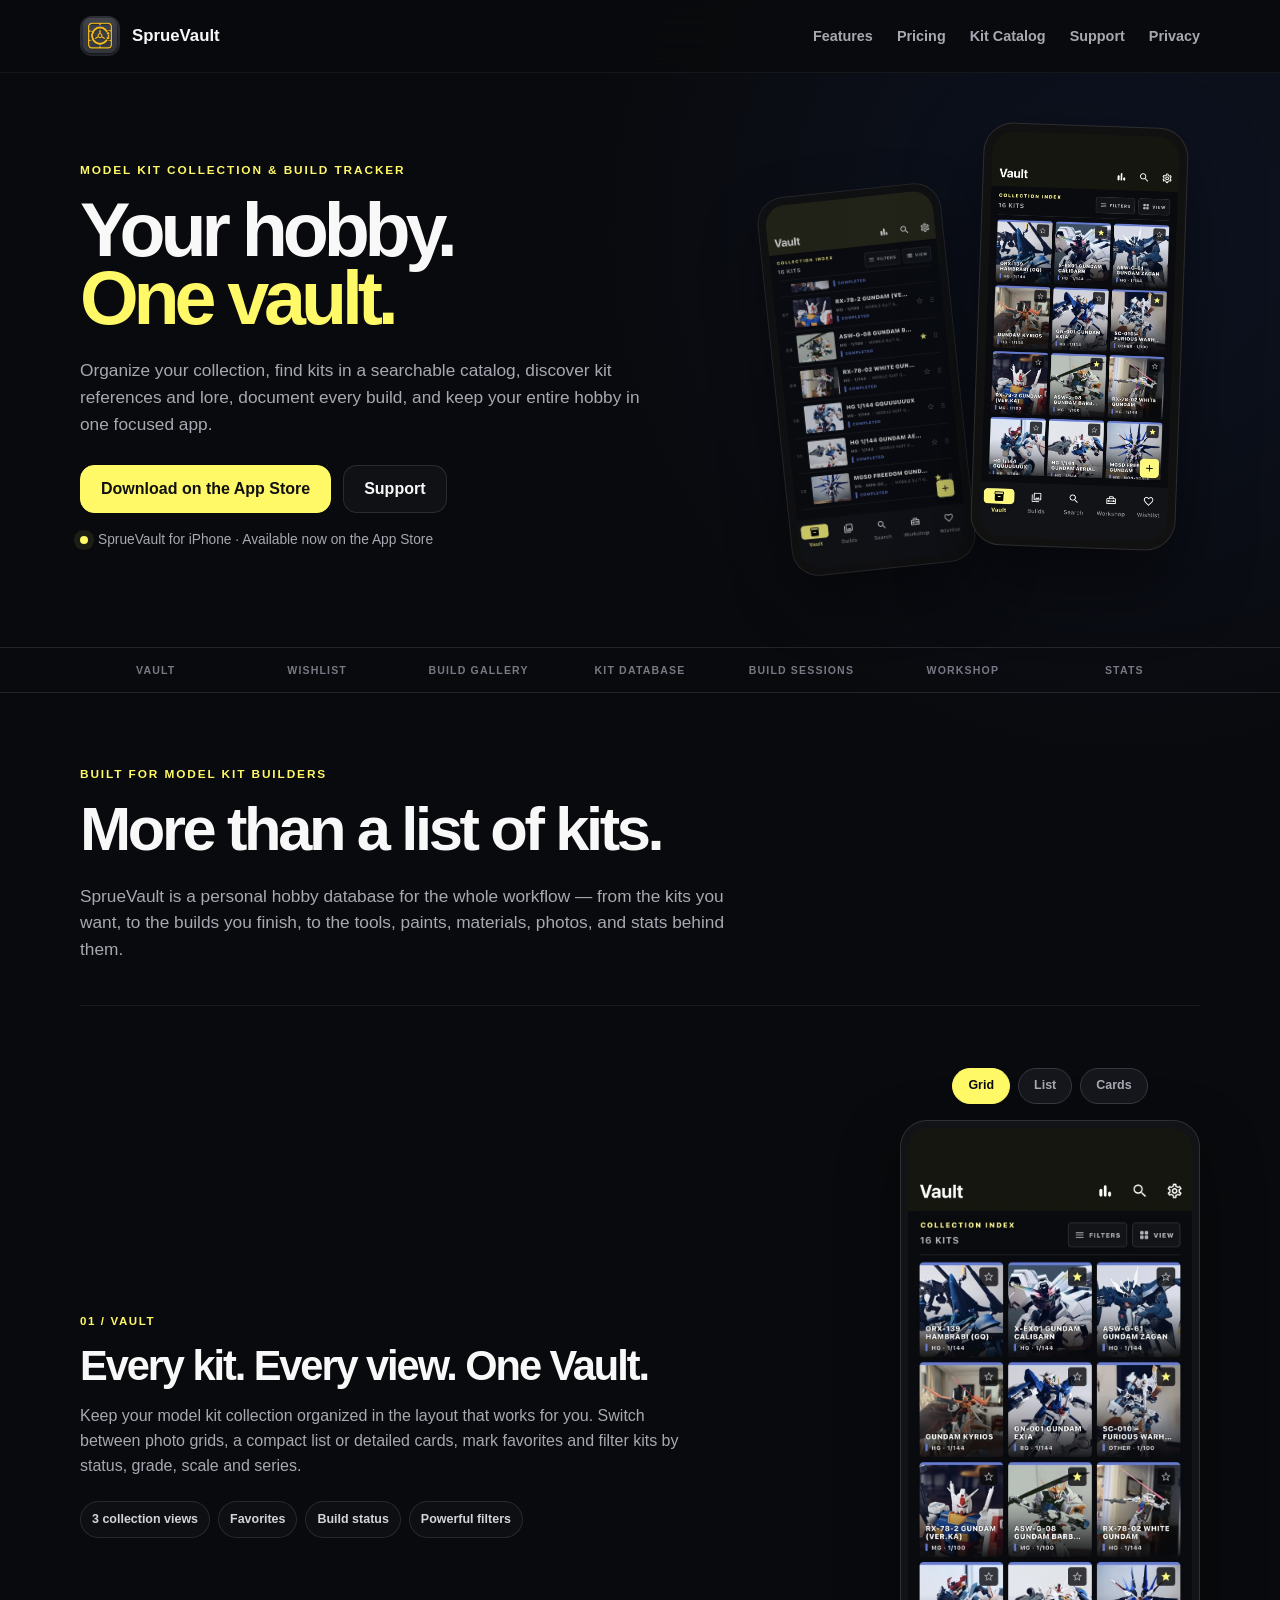
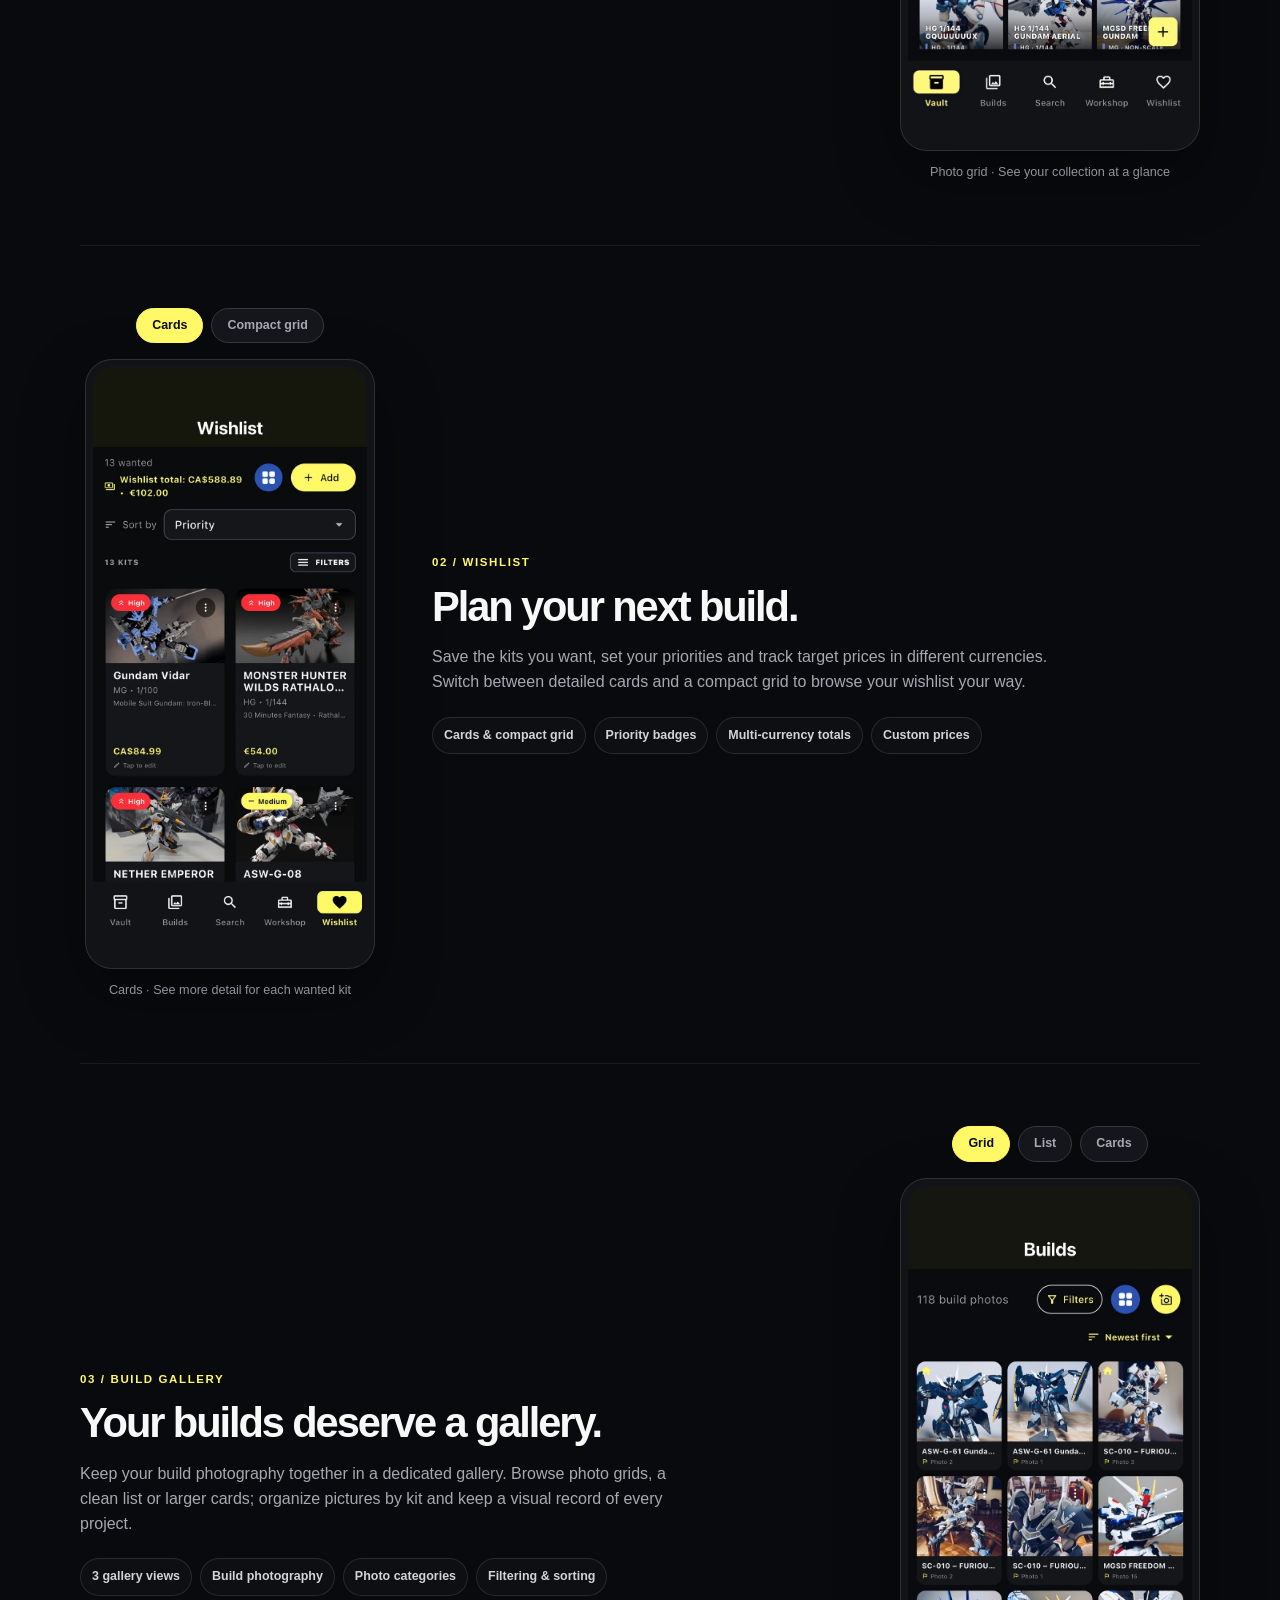
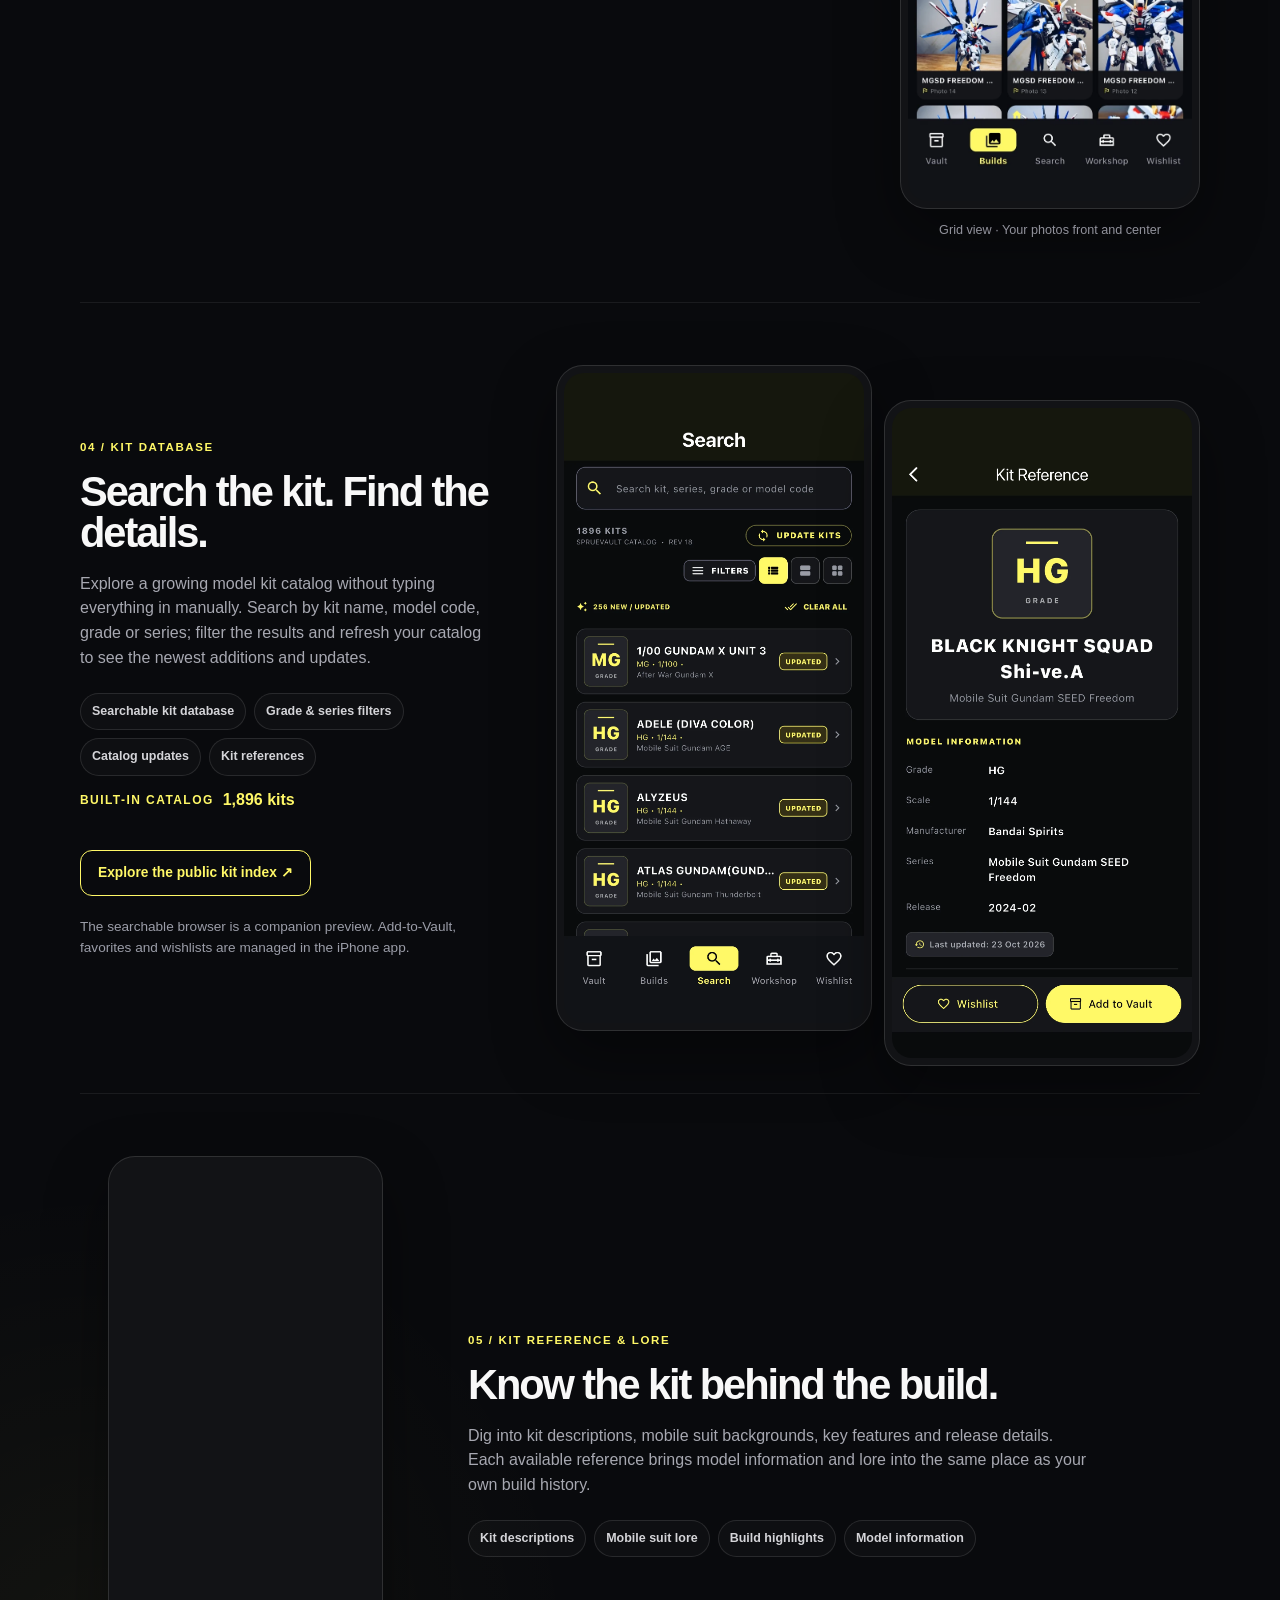
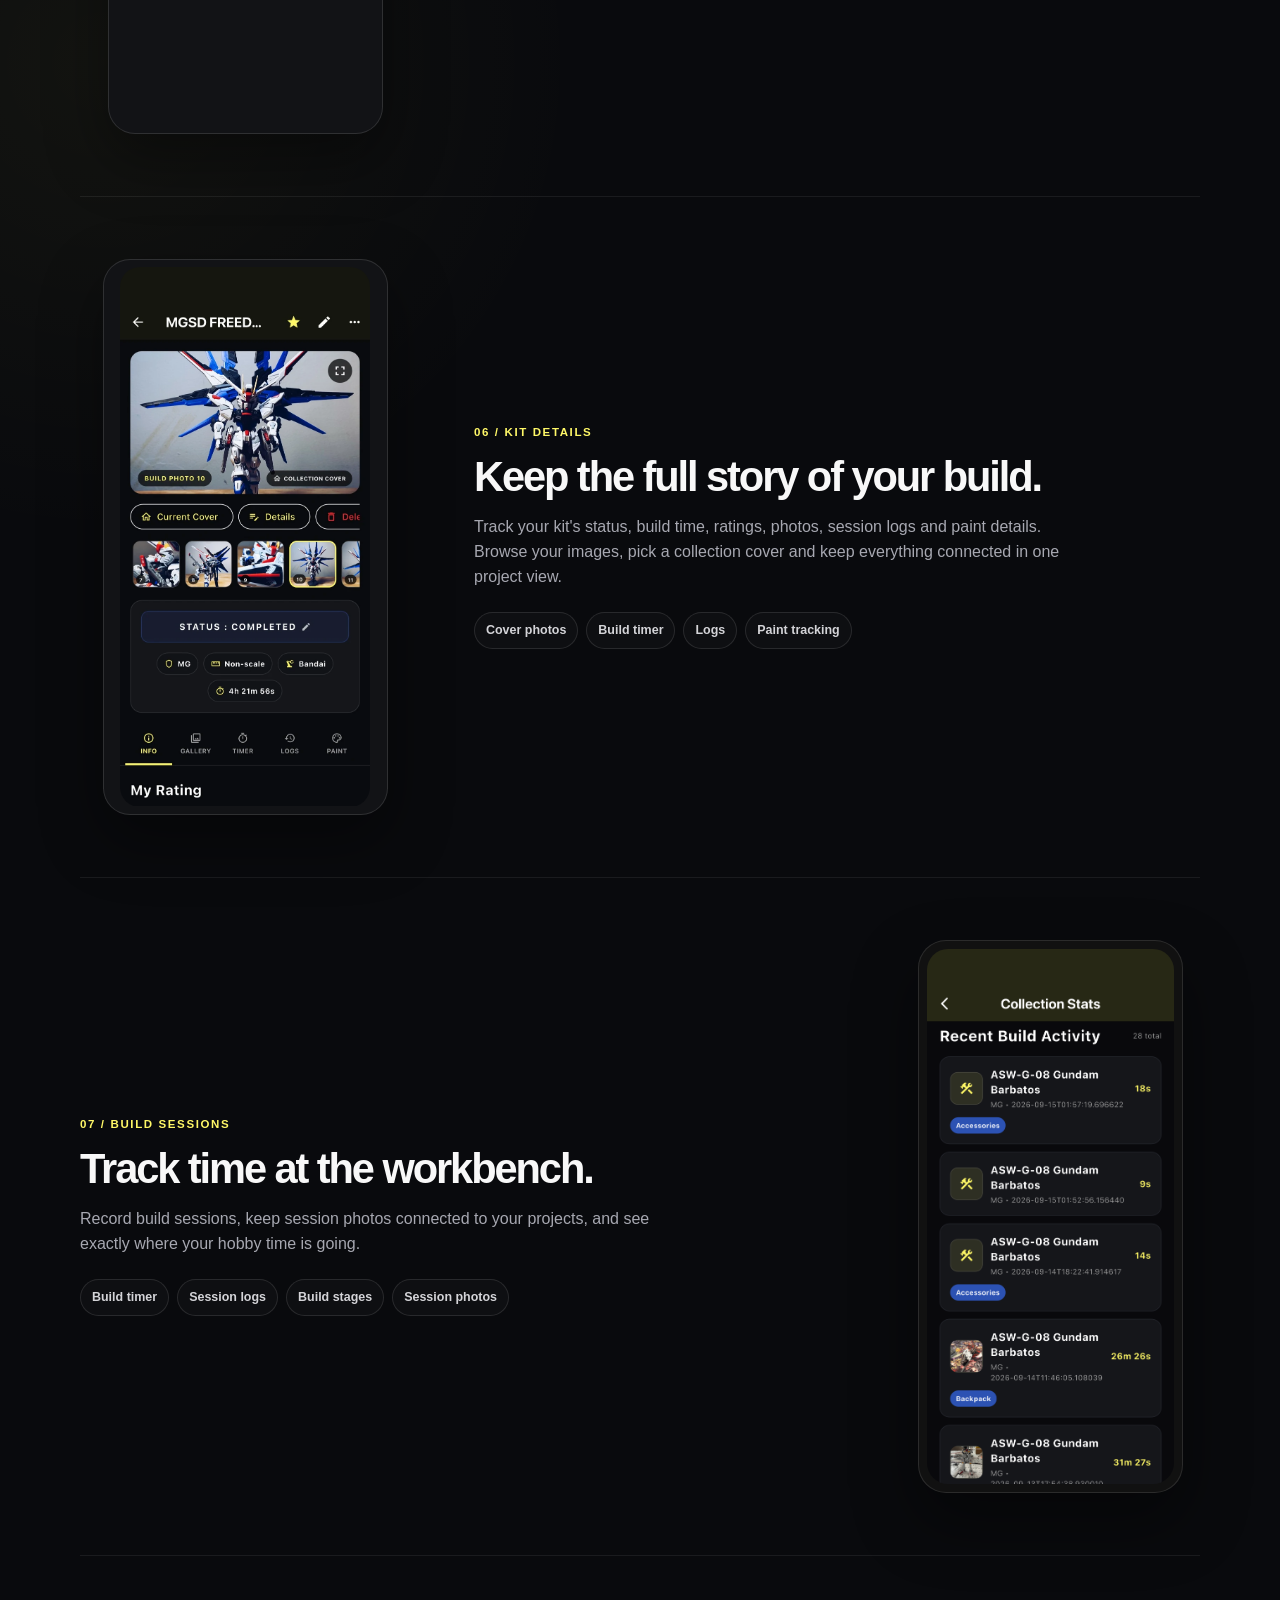
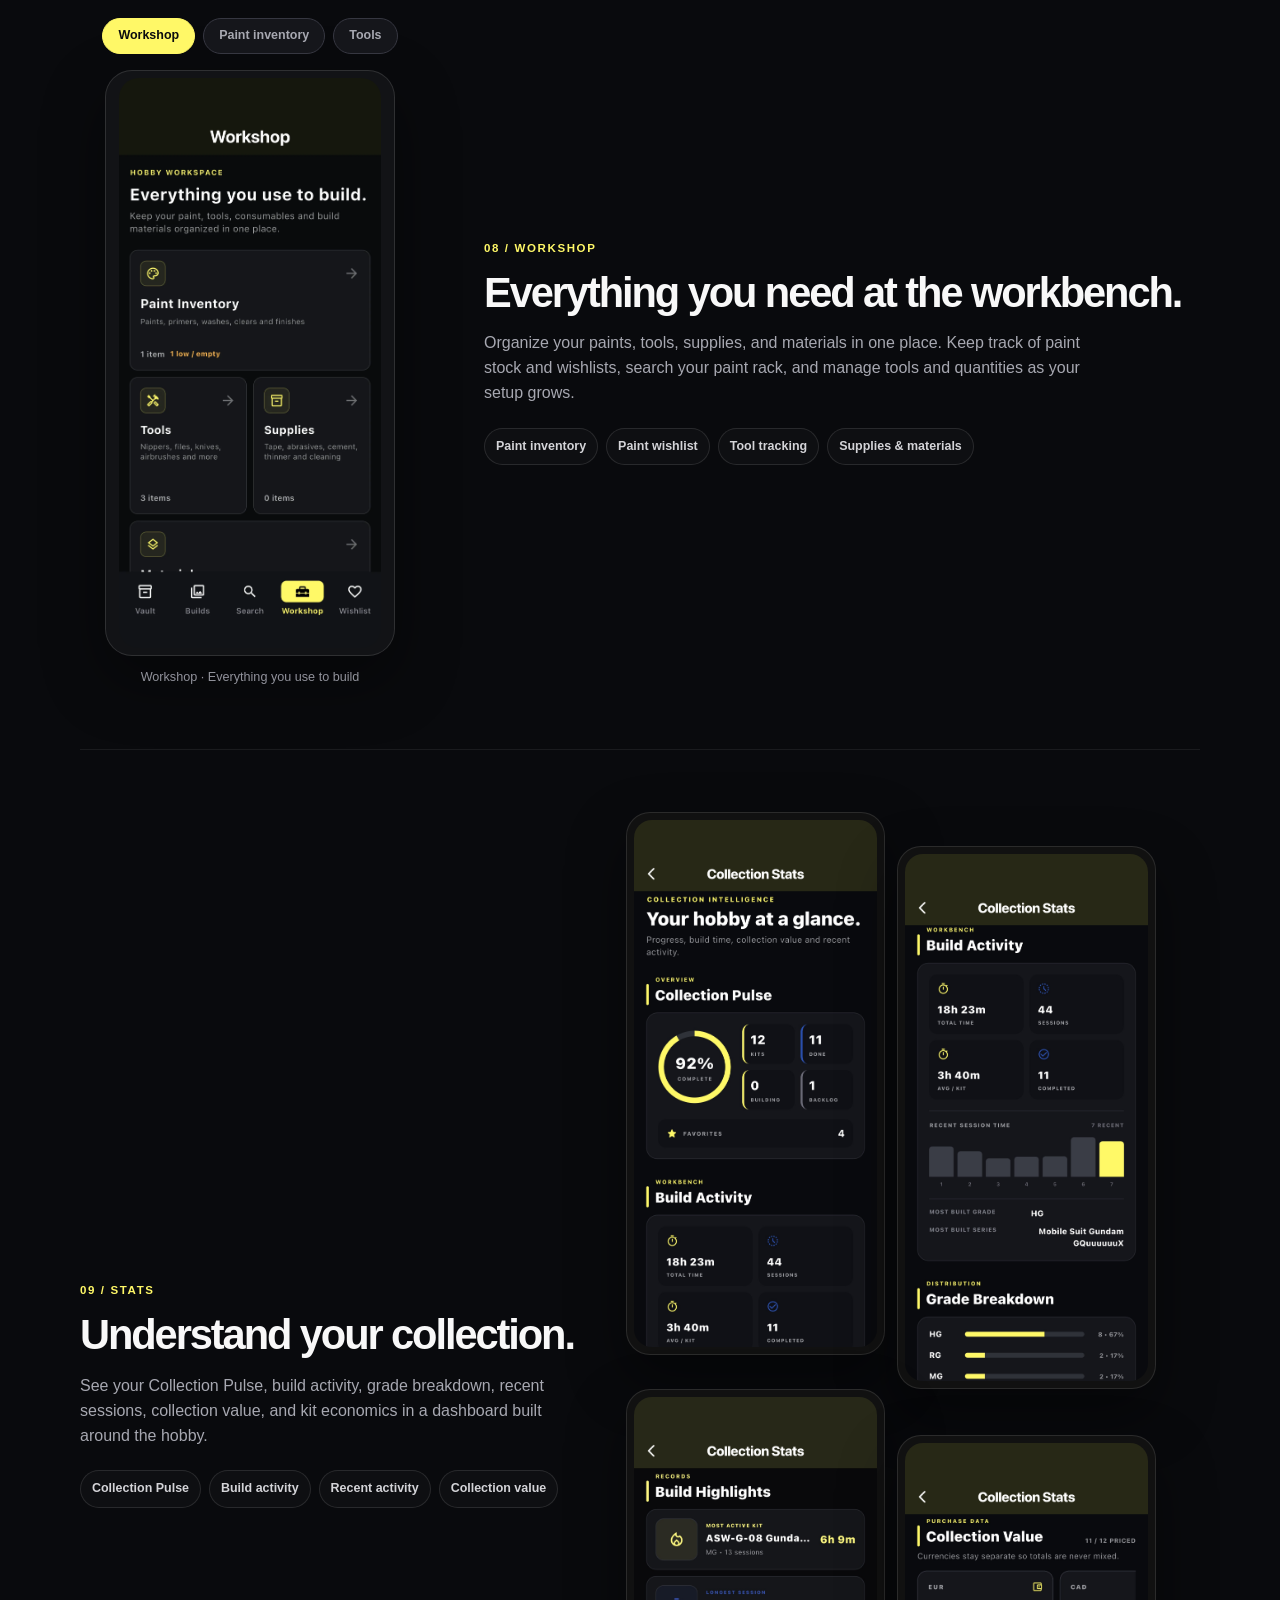
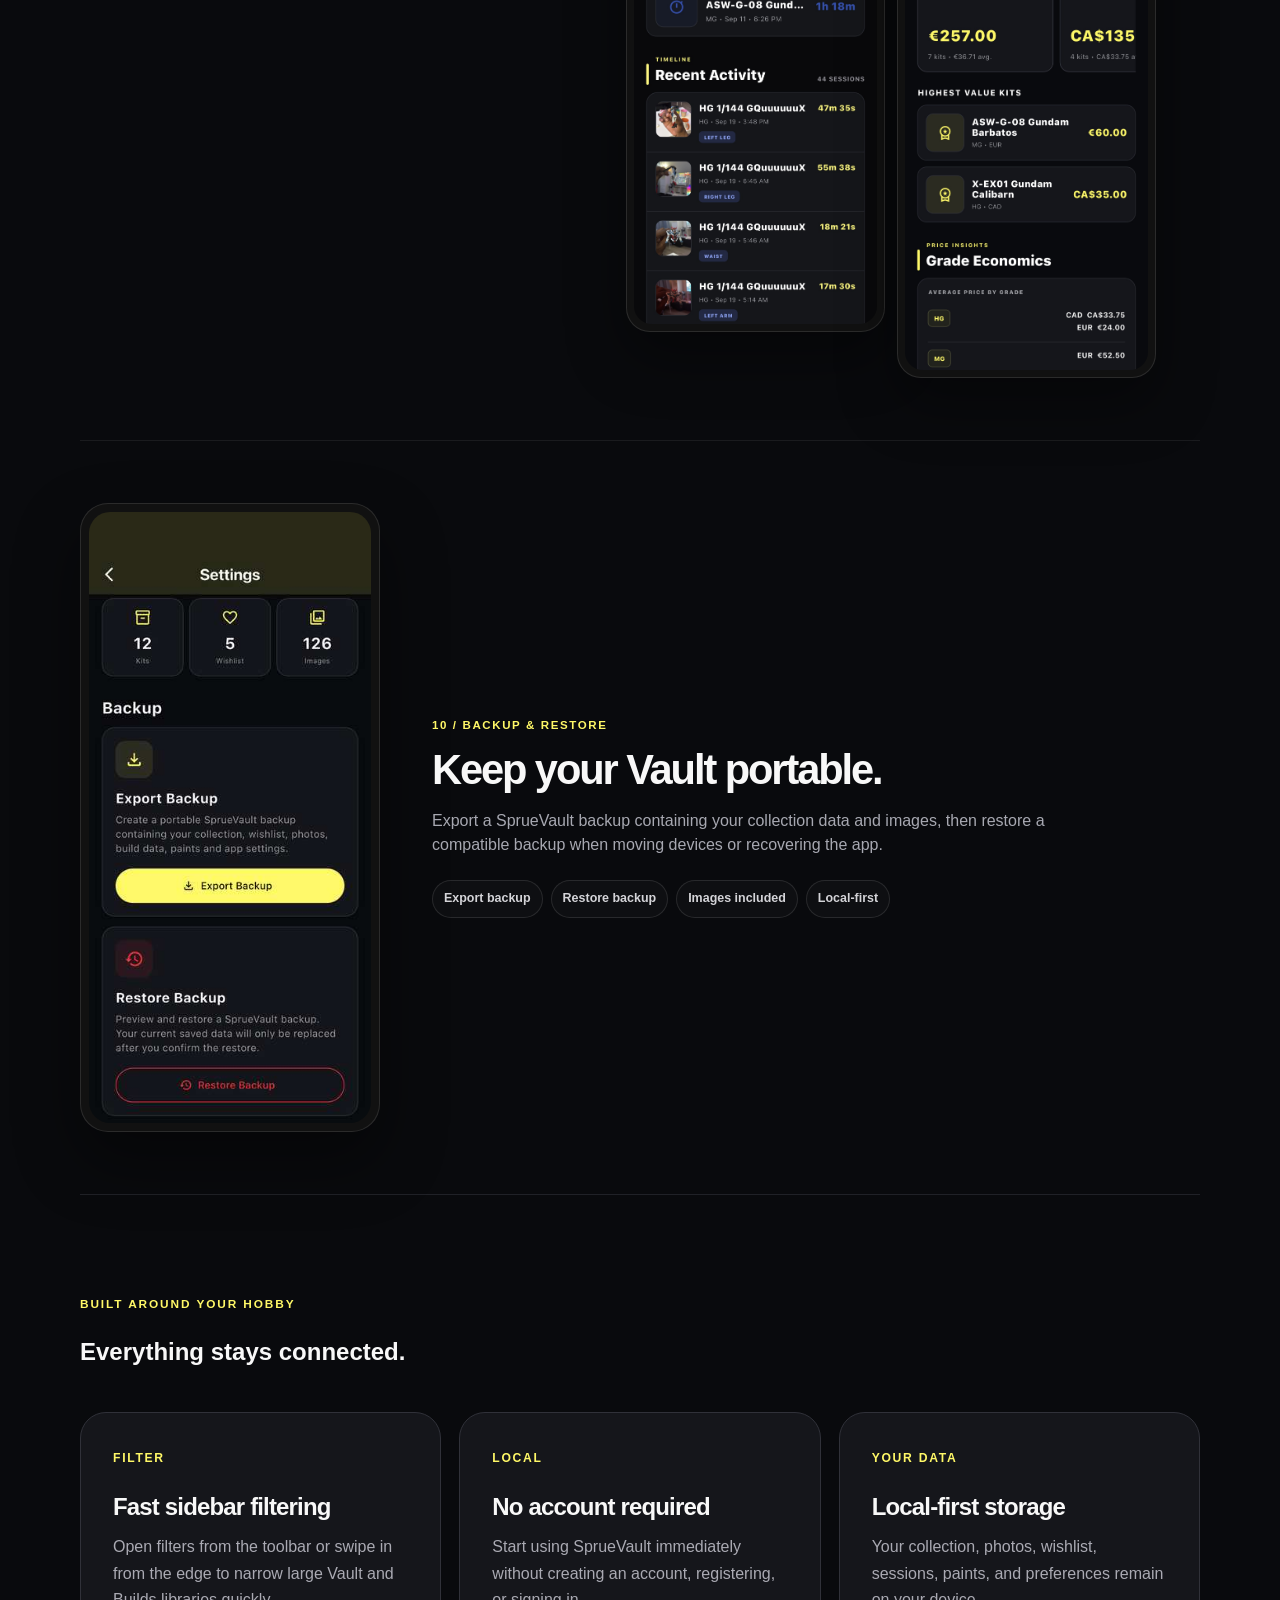
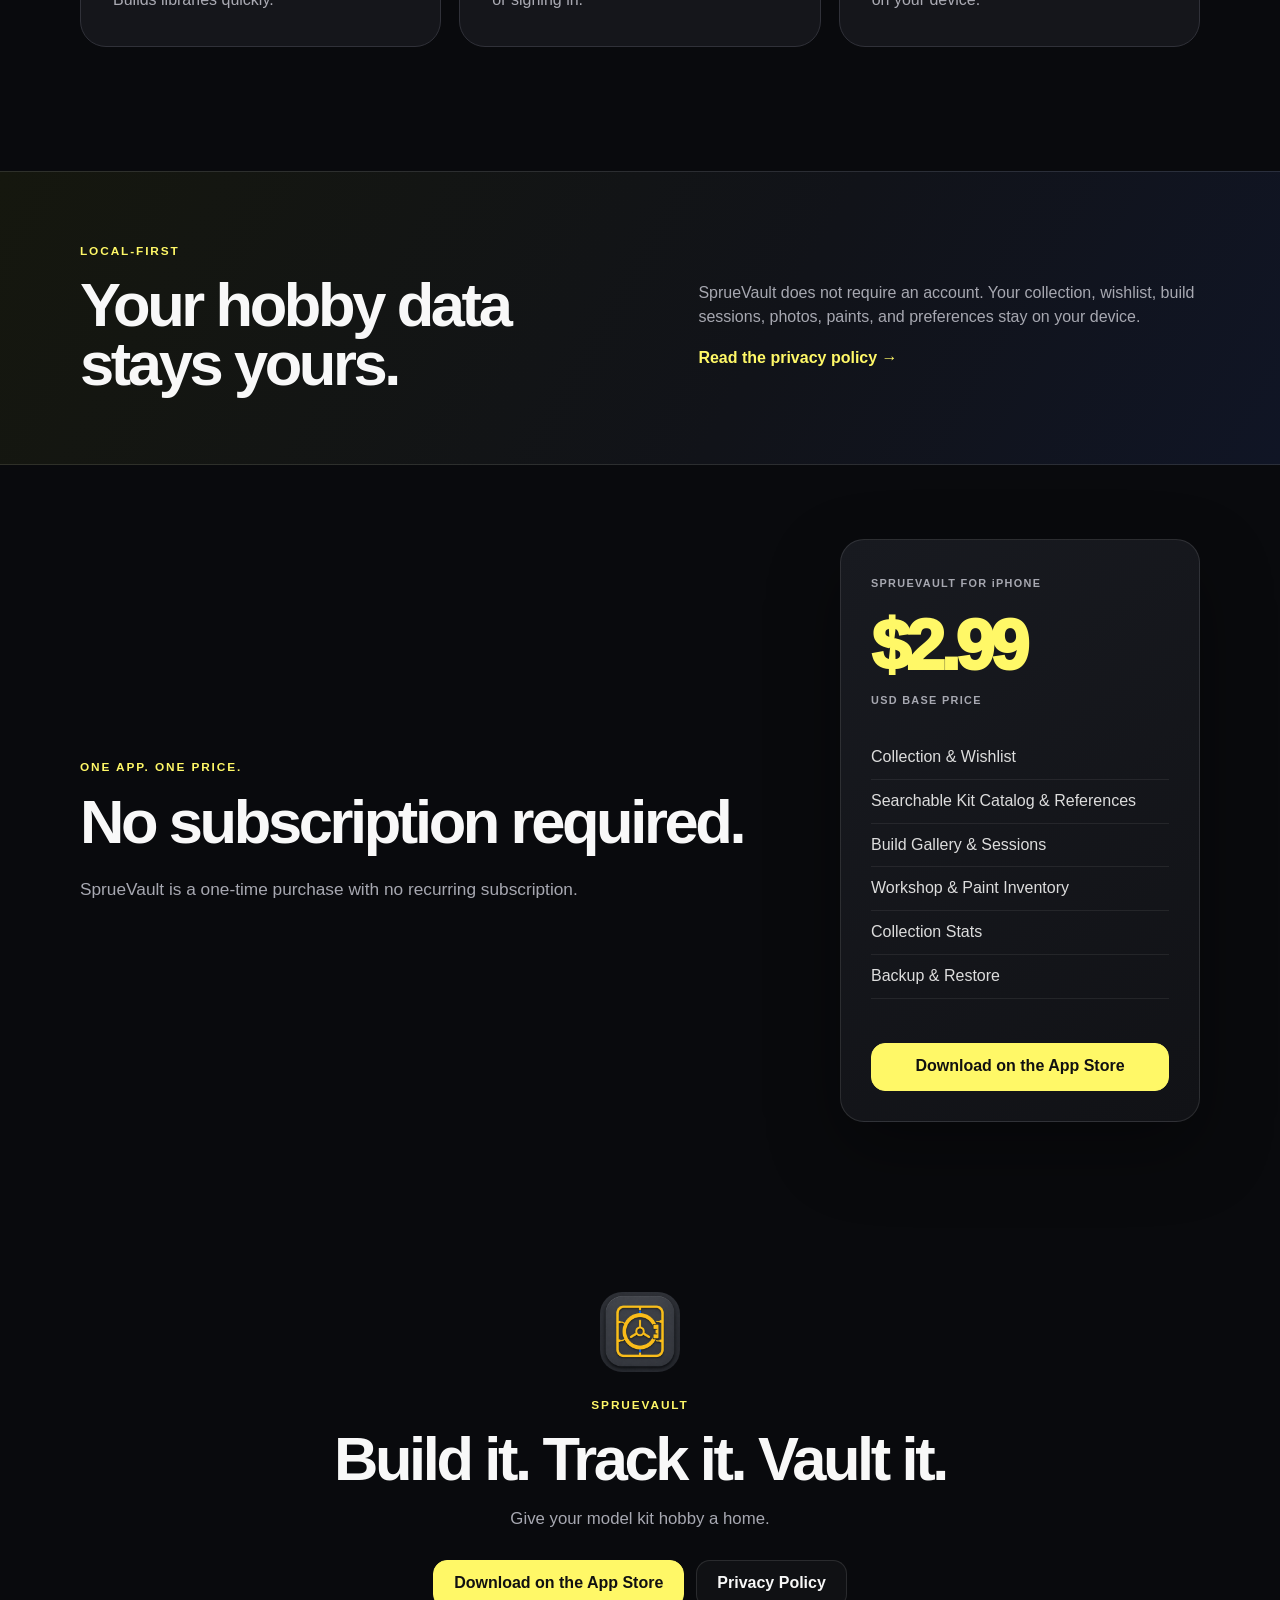
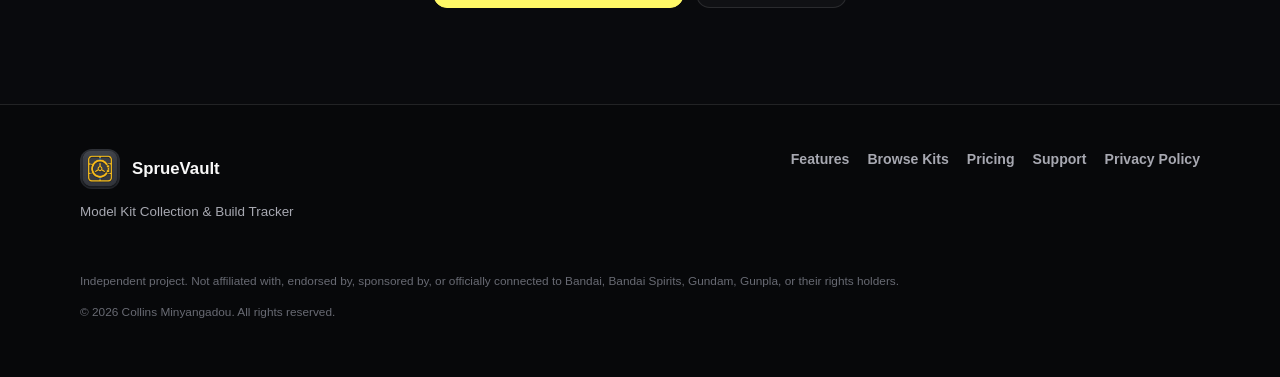
<file: index.html>
<!doctype html>
<html lang="en">

<head>
  <meta charset="utf-8">

  <meta name="viewport" content="width=device-width, initial-scale=1">
  <meta name="theme-color" content="#090A0D">

  <title>SprueVault — Model Kit Collection & Build Tracker</title>

  <meta name="description" content="Track model kits, search the kit catalog, discover mobile suit references and lore, save build photos, organize your collection, and track hobby progress with SprueVault.">

  <link rel="icon" type="image/png" href="assets/spruevault_icon.png">
  <link rel="apple-touch-icon" href="assets/spruevault_icon.png">
  <link rel="stylesheet" href="styles.css">
  <link rel="stylesheet" href="sv-site-enhancements.css">

  <style>
    html { scroll-behavior: smooth; }
    body { overflow-x: hidden; }

    #collection, #wishlist, #gallery, #sessions, #workshop,
    #stats, #backup, #pricing, #features {
      scroll-margin-top: 110px;
    }

    .ticker-grid a {
      color: inherit;
      text-decoration: none;
      transition: color 160ms ease, transform 160ms ease;
    }

    .ticker-grid a:hover {
      color: #fff867;
      transform: translateY(-2px);
    }

    .feature-showcase,
    .stats-showcase {
      display: grid;
      grid-template-columns: 1fr 1fr;
      gap: 16px;
      align-items: start;
    }

    .feature-showcase .screen-card,
    .stats-showcase .screen-card {
      width: 100%;
      max-width: none;
    }

    .feature-showcase .screen-card.offset { margin-top: 60px; }
    .stats-showcase .screen-card:nth-child(2) { margin-top: 70px; }

    .value-showcase {
      position: relative;
      display: flex;
      justify-content: center;
    }

    .value-showcase .screen-card {
      width: min(100%, 330px);
    }

    .mini-feature-band {
      padding-top: 100px;
      padding-bottom: 100px;
      border-top: 1px solid #202127;
    }

    .mini-feature-grid {
      display: grid;
      grid-template-columns: repeat(3, 1fr);
      gap: 18px;
      margin-top: 42px;
    }

    .mini-feature-card {
      background: #15161b;
      border: 1px solid #303139;
      border-radius: 26px;
      padding: 32px;
    }

    .mini-feature-number {
      color: #fff867;
      font-size: .76rem;
      font-weight: 900;
      letter-spacing: .14em;
    }

    .mini-feature-card h3 {
      margin: 24px 0 14px;
      font-size: 1.5rem;
      line-height: 1.1;
      letter-spacing: -.035em;
    }

    .mini-feature-card p {
      margin: 0;
      color: #aaaab3;
      line-height: 1.65;
    }

    @media (max-width: 900px) {
      .mini-feature-grid { grid-template-columns: 1fr; }
    }

    @media (max-width: 700px) {
      .feature-showcase, .stats-showcase { gap: 10px; }
      .feature-showcase .screen-card.offset { margin-top: 32px; }
      .stats-showcase .screen-card:nth-child(2) { margin-top: 36px; }
    }

    @media (max-width: 480px) {
      .feature-showcase, .stats-showcase {
        margin-left: -6px;
        margin-right: -6px;
      }
    }
  </style>
</head>

<body>

  <!-- NAVIGATION -->
  <header class="nav-wrap">
    <nav class="nav">

      <a class="brand" href="#top">
        <img src="assets/spruevault_icon.png" alt="SprueVault logo"
          style="width:40px;height:40px;border-radius:12px;object-fit:cover;display:block;">
        <span class="brand-name">SprueVault</span>
      </a>

      <div class="nav-links">
        <a href="#features">Features</a>
        <a href="#pricing">Pricing</a>
        <a href="#kit-catalog">Kit Catalog</a>
        <a href="support.html">Support</a>
        <a href="privacy.html">Privacy</a>
      </div>

    </nav>
  </header>

  <main id="top">

    <!-- HERO -->
    <section class="hero shell">

      <div class="hero-copy">
        <p class="eyebrow">MODEL KIT COLLECTION & BUILD TRACKER</p>

        <h1>
          Your hobby.<br>
          <span>One vault.</span>
        </h1>

        <p class="lead">
          Organize your collection, find kits in a searchable catalog,
          discover kit references and lore, document every build,
          and keep your entire hobby in one focused app.
        </p>

        <div class="hero-actions">
          <a class="btn primary"
             href="https://apps.apple.com/app/id6811925570"
             target="_blank"
             rel="noopener noreferrer">
            Download on the App Store
          </a>

          <a class="btn secondary" href="support.html">
            Support
          </a>
        </div>

        <div class="availability">
          <span class="pulse"></span>
          SprueVault for iPhone · Available now on the App Store
        </div>
      </div>

      <div class="hero-device-stack" aria-label="SprueVault app previews">
        <div class="phone phone-back">
          <img src="assets/sv-new/vault-list.webp" alt="SprueVault Vault list view">
        </div>
        <div class="phone phone-front">
          <img src="assets/sv-new/vault-grid.webp" alt="SprueVault Vault grid view">
        </div>
      </div>

    </section>

    <!-- FEATURE NAVIGATION -->
    <section class="ticker">
      <div class="shell ticker-grid">
        <a href="#collection">VAULT</a>
        <a href="#wishlist">WISHLIST</a>
        <a href="#gallery">BUILD GALLERY</a>
        <a href="#kit-catalog">KIT DATABASE</a>
        <a href="#sessions">BUILD SESSIONS</a>
        <a href="#workshop">WORKSHOP</a>
        <a href="#stats">STATS</a>
      </div>
    </section>

    <!-- INTRO -->
    <section class="intro shell" id="features">
      <p class="eyebrow">BUILT FOR MODEL KIT BUILDERS</p>
      <h2>More than a list of kits.</h2>
      <p class="section-lead">
        SprueVault is a personal hobby database for the whole
        workflow — from the kits you want, to the builds you finish,
        to the tools, paints, materials, photos, and stats behind them.
      </p>
    </section>

    <!-- COLLECTION -->
    <section class="feature shell" id="collection">
      <div class="feature-copy">
        <p class="feature-number">01 / VAULT</p>
        <h3>Every kit. Every view. One Vault.</h3>
        <p>Keep your model kit collection organized in the layout that works for you. Switch between photo grids, a compact list or detailed cards, mark favorites and filter kits by status, grade, scale and series.</p>
        <div class="chips"><span>3 collection views</span><span>Favorites</span><span>Build status</span><span>Powerful filters</span></div>
      </div>
      <div class="sv-switcher" data-sv-switcher>
        <div class="sv-view-tabs" role="group" aria-label="Vault preview layout">
          <button type="button" class="sv-view-tab" aria-pressed="true" data-sv-image="assets/sv-new/vault-grid.webp" data-sv-alt="SprueVault Vault grid view" data-sv-description="Photo grid · See your collection at a glance">Grid</button>
          <button type="button" class="sv-view-tab" aria-pressed="false" data-sv-image="assets/sv-new/vault-list.webp" data-sv-alt="SprueVault Vault list view" data-sv-description="List view · Scan kits and statuses quickly">List</button>
          <button type="button" class="sv-view-tab" aria-pressed="false" data-sv-image="assets/sv-new/vault-cards.webp" data-sv-alt="SprueVault Vault card view" data-sv-description="Card view · More detail for each kit">Cards</button>
        </div>
        <div class="sv-feature-image"><img data-sv-preview src="assets/sv-new/vault-grid.webp" loading="lazy" decoding="async" alt="SprueVault Vault grid view" width="709" height="1536"></div>
        <p class="sv-image-note" data-sv-caption>Photo grid · See your collection at a glance</p>
      </div>
    </section>

        <!-- WISHLIST -->
    <section class="feature shell reverse" id="wishlist">
      <div class="feature-copy">
        <p class="feature-number">02 / WISHLIST</p>
        <h3>Plan your next build.</h3>
        <p>Save the kits you want, set your priorities and track target prices in different currencies. Switch between detailed cards and a compact grid to browse your wishlist your way.</p>
        <div class="chips"><span>Cards &amp; compact grid</span><span>Priority badges</span><span>Multi-currency totals</span><span>Custom prices</span></div>
      </div>
      <div class="sv-switcher sv-wishlist-switcher" data-sv-switcher>
        <div class="sv-view-tabs" role="group" aria-label="Wishlist preview layout">
          <button type="button" class="sv-view-tab" aria-pressed="true" data-sv-image="assets/sv-new/wishlist-cards.webp" data-sv-alt="SprueVault Wishlist detailed cards view with kit priorities and prices" data-sv-description="Cards · See more detail for each wanted kit">Cards</button>
          <button type="button" class="sv-view-tab" aria-pressed="false" data-sv-image="assets/sv-new/wishlist-compact.webp" data-sv-alt="SprueVault Wishlist compact grid view with kit priorities and prices" data-sv-description="Compact grid · Browse more wanted kits at a glance">Compact grid</button>
        </div>
        <div class="sv-feature-image"><img data-sv-preview src="assets/sv-new/wishlist-cards.webp" loading="lazy" decoding="async" alt="SprueVault Wishlist detailed cards view with kit priorities and prices" width="750" height="1626"></div>
        <p class="sv-image-note" data-sv-caption>Cards · See more detail for each wanted kit</p>
      </div>
    </section>

        <!-- BUILD GALLERY -->
    <section class="feature shell" id="gallery">
      <div class="feature-copy">
        <p class="feature-number">03 / BUILD GALLERY</p>
        <h3>Your builds deserve a gallery.</h3>
        <p>Keep your build photography together in a dedicated gallery. Browse photo grids, a clean list or larger cards; organize pictures by kit and keep a visual record of every project.</p>
        <div class="chips"><span>3 gallery views</span><span>Build photography</span><span>Photo categories</span><span>Filtering &amp; sorting</span></div>
      </div>
      <div class="sv-switcher" data-sv-switcher>
        <div class="sv-view-tabs" role="group" aria-label="Build Gallery preview layout">
          <button type="button" class="sv-view-tab" aria-pressed="true" data-sv-image="assets/sv-new/builds-grid.webp" data-sv-alt="Build Gallery grid view" data-sv-description="Grid view · Your photos front and center">Grid</button>
          <button type="button" class="sv-view-tab" aria-pressed="false" data-sv-image="assets/sv-new/builds-list.webp" data-sv-alt="Build Gallery list view" data-sv-description="List view · Browse photos and kit details">List</button>
          <button type="button" class="sv-view-tab" aria-pressed="false" data-sv-image="assets/sv-new/builds-cards.webp" data-sv-alt="Build Gallery card view" data-sv-description="Card view · Big, bold build photography">Cards</button>
        </div>
        <div class="sv-feature-image"><img data-sv-preview src="assets/sv-new/builds-grid.webp" loading="lazy" decoding="async" alt="Build Gallery grid view" width="709" height="1536"></div>
        <p class="sv-image-note" data-sv-caption>Grid view · Your photos front and center</p>
      </div>
    </section>

        <!-- SEARCHABLE KIT DATABASE -->
    <section class="feature shell sv-wide-feature" id="kit-catalog">
      <div class="feature-copy">
        <p class="feature-number">04 / KIT DATABASE</p>
        <h3>Search the kit. Find the details.</h3>
        <p>Explore a growing model kit catalog without typing everything in manually. Search by kit name, model code, grade or series; filter the results and refresh your catalog to see the newest additions and updates.</p>
        <div class="chips"><span>Searchable kit database</span><span>Grade &amp; series filters</span><span>Catalog updates</span><span>Kit references</span></div>
        <p class="sv-catalog-stat"><span class="sv-fresh-label">BUILT-IN CATALOG</span><b data-sv-catalog-count>Growing kit index</b></p>
        <a class="sv-feature-cta" href="catalog.html">Explore the public kit index ↗</a>
        <small class="sv-public-catalog-note">The searchable browser is a companion preview. Add-to-Vault, favorites and wishlists are managed in the iPhone app.</small>
      </div>
      <div class="sv-two-shots">
        <div class="sv-feature-image"><img src="assets/sv-new/kit-search.webp" loading="lazy" decoding="async" alt="SprueVault searchable kit database showing updated entries" width="1179" height="2556"></div>
        <div class="sv-feature-image"><img src="assets/sv-new/kit-reference.webp" loading="lazy" decoding="async" alt="SprueVault kit reference screen with grade, scale, manufacturer, series and release" width="1179" height="2556"></div>
      </div>
    </section>

    <!-- KIT REFERENCE AND LORE -->
    <section class="feature shell reverse sv-wide-feature sv-lore-feature" id="kit-reference">
      <div class="feature-copy">
        <p class="feature-number">05 / KIT REFERENCE &amp; LORE</p>
        <h3>Know the kit behind the build.</h3>
        <p>Dig into kit descriptions, mobile suit backgrounds, key features and release details. Each available reference brings model information and lore into the same place as your own build history.</p>
        <div class="chips"><span>Kit descriptions</span><span>Mobile suit lore</span><span>Build highlights</span><span>Model information</span></div>
      </div>
      <div class="sv-feature-image sv-lore-image"><img src="assets/sv-new/kit-lore.webp" loading="lazy" decoding="async" alt="SprueVault kit lore and model kit highlights" width="1179" height="2556"></div>
    </section>

        <!-- KIT DETAILS -->
    <section class="feature shell reverse sv-kit-details-feature" id="kit-details">
      <div class="feature-copy">
        <p class="feature-number">06 / KIT DETAILS</p>
        <h3>Keep the full story of your build.</h3>
        <p>Track your kit's status, build time, ratings, photos, session logs and paint details. Browse your images, pick a collection cover and keep everything connected in one project view.</p>
        <div class="chips"><span>Cover photos</span><span>Build timer</span><span>Logs</span><span>Paint tracking</span></div>
      </div>
      <div class="sv-feature-image sv-kit-details-image"><img src="assets/sv-new/kit-details.webp" loading="lazy" decoding="async" alt="SprueVault kit details screen with gallery, status and build timer" width="709" height="1536"></div>
    </section>

        <!-- BUILD SESSIONS -->
    <section class="feature shell" id="sessions">
      <div class="feature-copy">
        <p class="feature-number">07 / BUILD SESSIONS</p>
        <h3>Track time at the workbench.</h3>
        <p>
          Record build sessions, keep session photos connected
          to your projects, and see exactly where your hobby time
          is going.
        </p>
        <div class="chips">
          <span>Build timer</span>
          <span>Session logs</span>
          <span>Build stages</span>
          <span>Session photos</span>
        </div>
      </div>
      <div class="screen-card portrait">
        <img src="assets/support-build-activity.png" alt="SprueVault recent build activity">
      </div>
    </section>

    <!-- WORKSHOP -->
    <section class="feature shell reverse sv-workshop-feature" id="workshop">
      <div class="feature-copy">
        <p class="feature-number">08 / WORKSHOP</p>
        <h3>Everything you need at the workbench.</h3>
        <p>
          Organize your paints, tools, supplies, and materials in one place.
          Keep track of paint stock and wishlists, search your paint rack,
          and manage tools and quantities as your setup grows.
        </p>
        <div class="chips">
          <span>Paint inventory</span>
          <span>Paint wishlist</span>
          <span>Tool tracking</span>
          <span>Supplies &amp; materials</span>
        </div>
      </div>
      <div class="sv-switcher sv-workshop-switcher" data-sv-switcher>
        <div class="sv-view-tabs" role="group" aria-label="Workshop preview screen">
          <button type="button" class="sv-view-tab" aria-pressed="true" data-sv-image="assets/sv-new/workshop-hub.webp" data-sv-alt="SprueVault Workshop overview with Paint Inventory, Tools, Supplies and Materials" data-sv-description="Workshop · Everything you use to build">Workshop</button>
          <button type="button" class="sv-view-tab" aria-pressed="false" data-sv-image="assets/sv-new/workshop-paints.webp" data-sv-alt="SprueVault Paint Inventory showing paint rack, stock counts and paint wishlist" data-sv-description="Paint inventory · Keep your paint rack organized">Paint inventory</button>
          <button type="button" class="sv-view-tab" aria-pressed="false" data-sv-image="assets/sv-new/workshop-tools.webp" data-sv-alt="SprueVault Tools page showing tools, inventory quantities and search" data-sv-description="Tools · Keep track of everything on your workbench">Tools</button>
        </div>
        <div class="sv-feature-image">
          <img data-sv-preview src="assets/sv-new/workshop-hub.webp" loading="lazy" decoding="async" alt="SprueVault Workshop overview with Paint Inventory, Tools, Supplies and Materials" width="1179" height="2556">
        </div>
        <p class="sv-image-note" data-sv-caption>Workshop · Everything you use to build</p>
      </div>
    </section>

    <!-- STATS -->
    <section class="feature shell" id="stats">
      <div class="feature-copy">
        <p class="feature-number">09 / STATS</p>
        <h3>Understand your collection.</h3>
        <p>
          See your Collection Pulse, build activity, grade breakdown,
          recent sessions, collection value, and kit economics in a
          dashboard built around the hobby.
        </p>
        <div class="chips">
          <span>Collection Pulse</span>
          <span>Build activity</span>
          <span>Recent activity</span>
          <span>Collection value</span>
        </div>
      </div>
      <div class="stats-showcase">
        <div class="screen-card portrait">
          <img src="assets/stats-pulse.jpg" alt="SprueVault Collection Pulse statistics">
        </div>
        <div class="screen-card portrait">
          <img src="assets/stats-activity.jpg" alt="SprueVault Build Activity statistics">
        </div>
        <div class="screen-card portrait">
          <img src="assets/stats-recent.jpg" alt="SprueVault Recent Activity">
        </div>
        <div class="screen-card portrait">
          <img src="assets/stats-value.jpg" alt="SprueVault Collection Value and grade economics">
        </div>
      </div>
    </section>

    <!-- BACKUP & RESTORE -->
    <section class="feature shell reverse" id="backup">
      <div class="feature-copy">
        <p class="feature-number">10 / BACKUP & RESTORE</p>
        <h3>Keep your Vault portable.</h3>
        <p>
          Export a SprueVault backup containing your collection data
          and images, then restore a compatible backup when moving
          devices or recovering the app.
        </p>
        <div class="chips">
          <span>Export backup</span>
          <span>Restore backup</span>
          <span>Images included</span>
          <span>Local-first</span>
        </div>
      </div>
      <div class="screen-card portrait">
        <img src="assets/backup.jpg" alt="SprueVault Backup and Restore settings">
      </div>
    </section>

    <!-- CORE FEATURES -->
    <section class="mini-feature-band shell">
      <p class="eyebrow">BUILT AROUND YOUR HOBBY</p>
      <h2>Everything stays connected.</h2>

      <div class="mini-feature-grid">
        <article class="mini-feature-card">
          <span class="mini-feature-number">FILTER</span>
          <h3>Fast sidebar filtering</h3>
          <p>
            Open filters from the toolbar or swipe in from the edge
            to narrow large Vault and Builds libraries quickly.
          </p>
        </article>

        <article class="mini-feature-card">
          <span class="mini-feature-number">LOCAL</span>
          <h3>No account required</h3>
          <p>
            Start using SprueVault immediately without creating
            an account, registering, or signing in.
          </p>
        </article>

        <article class="mini-feature-card">
          <span class="mini-feature-number">YOUR DATA</span>
          <h3>Local-first storage</h3>
          <p>
            Your collection, photos, wishlist, sessions, paints,
            and preferences remain on your device.
          </p>
        </article>
      </div>
    </section>

    <!-- PRIVACY -->
    <section class="privacy-band">
      <div class="shell privacy-grid">
        <div>
          <p class="eyebrow">LOCAL-FIRST</p>
          <h2>Your hobby data stays yours.</h2>
        </div>
        <div class="privacy-copy">
          <p>
            SprueVault does not require an account. Your
            collection, wishlist, build sessions, photos, paints,
            and preferences stay on your device.
          </p>
          <a href="privacy.html">Read the privacy policy →</a>
        </div>
      </div>
    </section>

    <!-- PRICING -->
    <section class="pricing shell" id="pricing">
      <div class="pricing-copy">
        <p class="eyebrow">ONE APP. ONE PRICE.</p>
        <h2>No subscription required.</h2>
        <p class="section-lead">
          SprueVault is a one-time purchase with no recurring subscription.
        </p>
      </div>

      <div class="price-card">
        <span class="small">SPRUEVAULT FOR iPHONE</span>
        <div class="price">$2.99</div>
        <span class="small">USD BASE PRICE</span>

        <ul>
          <li>Collection & Wishlist</li>
          <li>Searchable Kit Catalog &amp; References</li>
          <li>Build Gallery &amp; Sessions</li>
          <li>Workshop & Paint Inventory</li>
          <li>Collection Stats</li>
          <li>Backup & Restore</li>
        </ul>

        <a class="btn primary"
           href="https://apps.apple.com/app/id6811925570"
           target="_blank"
           rel="noopener noreferrer"
           style="width:100%;margin-top:20px;text-align:center;">
          Download on the App Store
        </a>
      </div>
    </section>

    <!-- FINAL CTA -->
    <section class="final-cta shell">
      <img src="assets/spruevault_icon.png"
           alt="SprueVault"
           style="width:80px;height:80px;border-radius:22px;object-fit:cover;margin:0 auto 24px;display:block;">

      <p class="eyebrow">SPRUEVAULT</p>
      <h2>Build it. Track it. Vault it.</h2>
      <p>Give your model kit hobby a home.</p>

      <div class="hero-actions centered">
        <a class="btn primary"
           href="https://apps.apple.com/app/id6811925570"
           target="_blank"
           rel="noopener noreferrer">
          Download on the App Store
        </a>

        <a class="btn secondary" href="privacy.html">
          Privacy Policy
        </a>
      </div>
    </section>

  </main>

  <!-- FOOTER -->
  <footer>
    <div class="shell footer-grid">
      <div>
        <a class="brand" href="#top">
          <img src="assets/spruevault_icon.png"
               alt="SprueVault logo"
               style="width:40px;height:40px;border-radius:12px;object-fit:cover;display:block;">
          <span class="brand-name">SprueVault</span>
        </a>
        <p class="footer-desc">Model Kit Collection & Build Tracker</p>
      </div>

      <div class="footer-links">
        <a href="#features">Features</a>
        <a href="catalog.html">Browse Kits</a>
        <a href="#pricing">Pricing</a>
        <a href="support.html">Support</a>
        <a href="privacy.html">Privacy Policy</a>
      </div>

      <div class="legal">
        <p>
          Independent project. Not affiliated with, endorsed by,
          sponsored by, or officially connected to Bandai,
          Bandai Spirits, Gundam, Gunpla, or their rights holders.
        </p>
        <p>© 2026 Collins Minyangadou. All rights reserved.</p>
      </div>
    </div>
  </footer>

  <script src="sv-site-enhancements.js" defer></script>
</body>
</html>
</file>
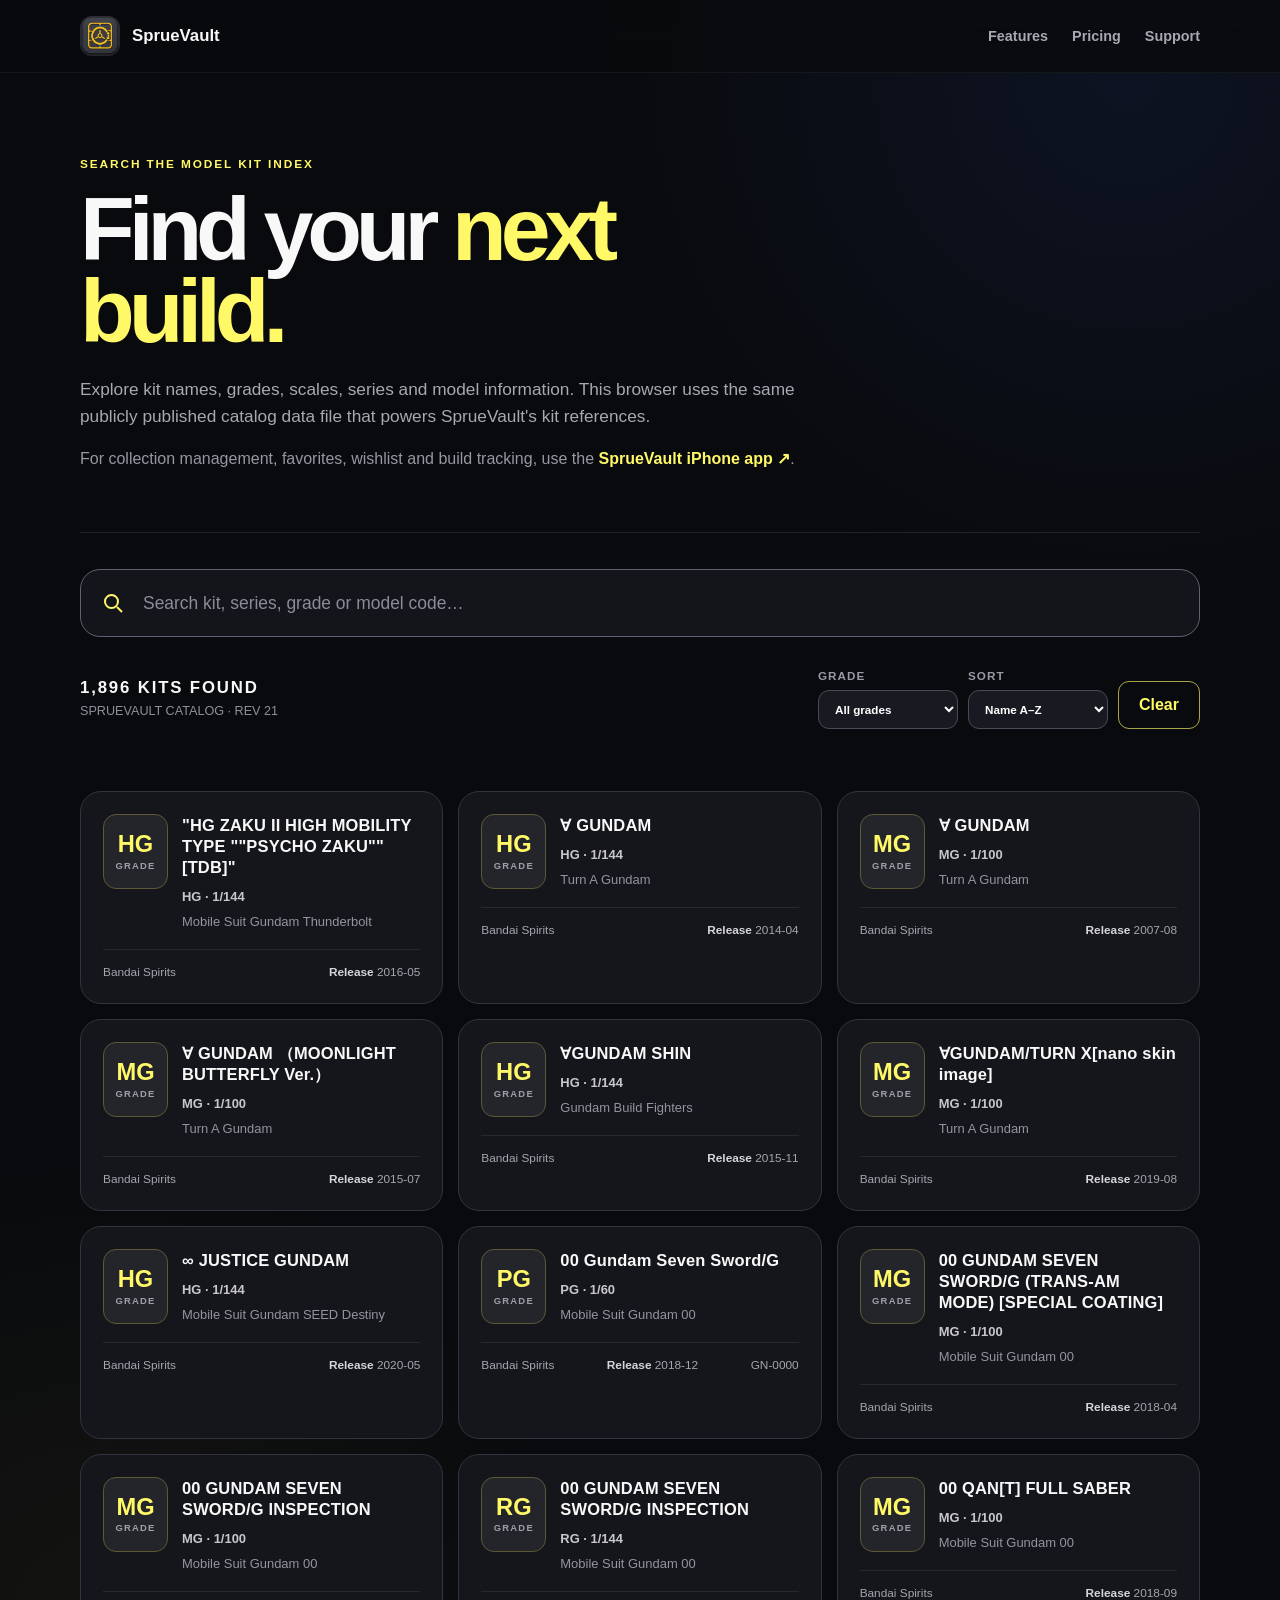
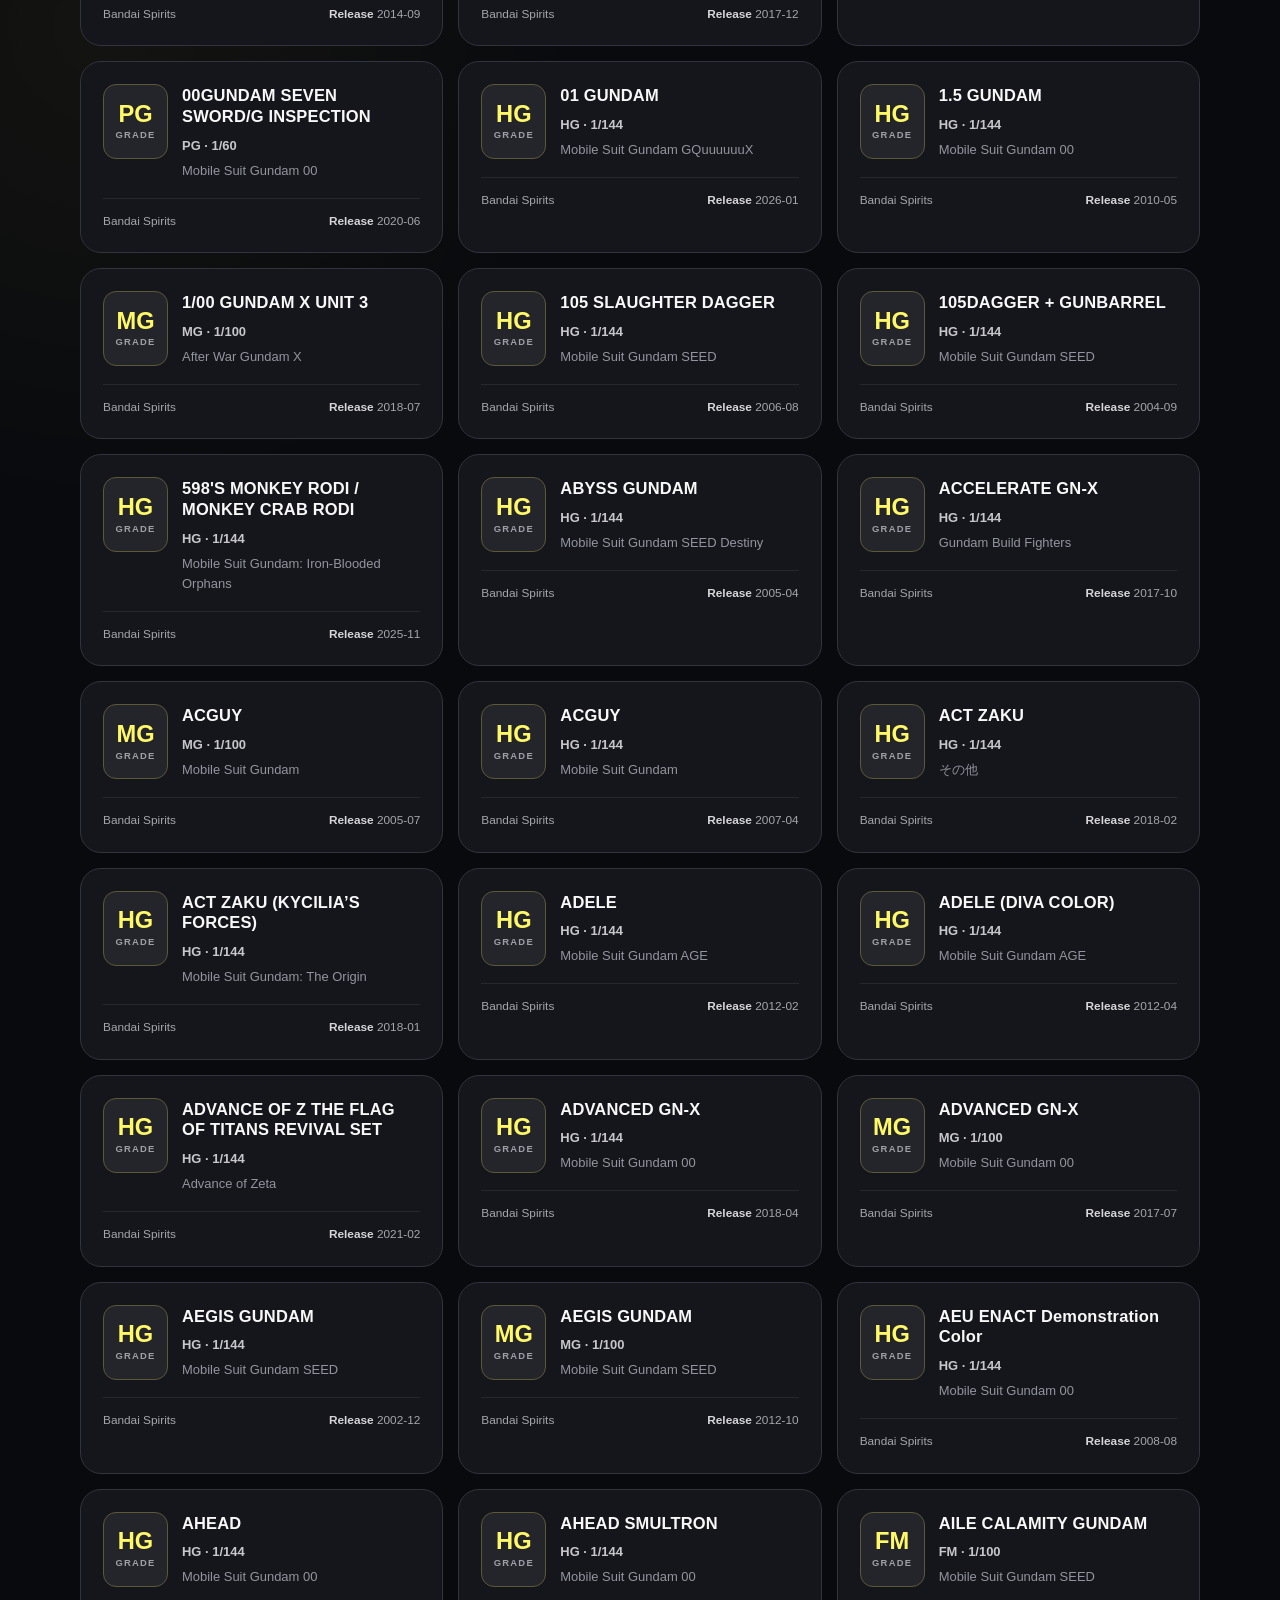
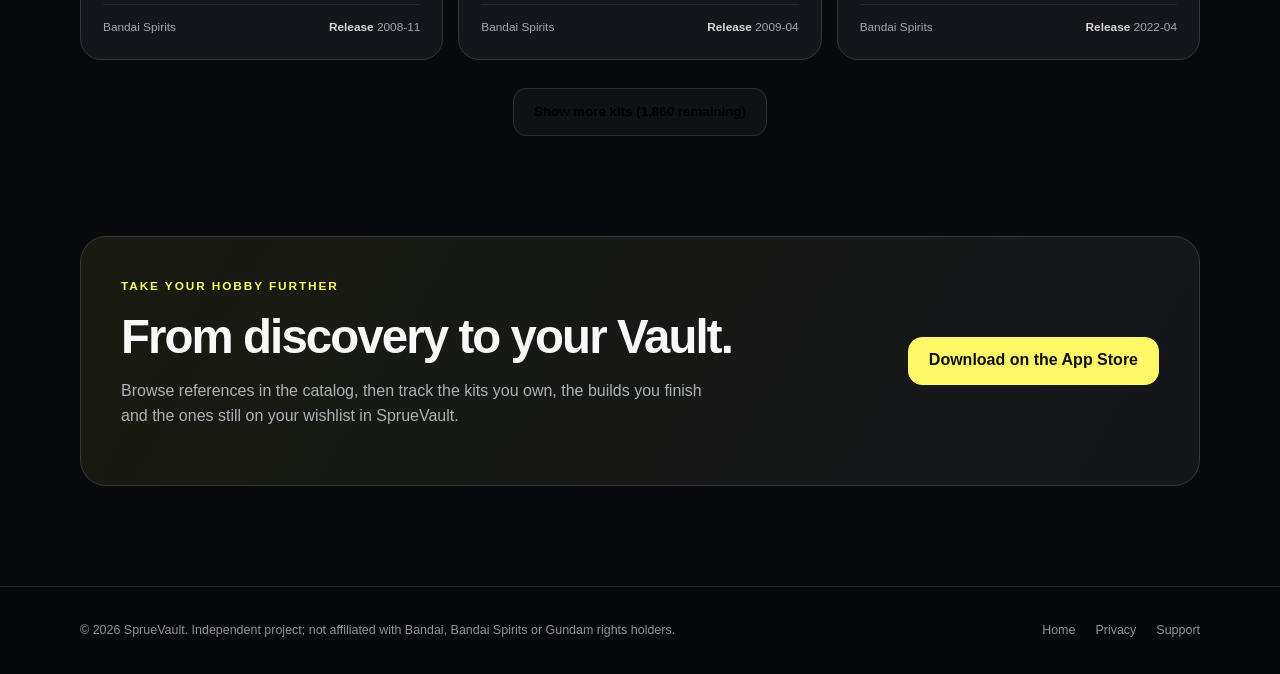
<file: catalog.html>
<!doctype html>
<html lang="en">
<head>
  <meta charset="utf-8">
  <meta name="viewport" content="width=device-width, initial-scale=1">
  <meta name="theme-color" content="#090A0D">
  <meta name="description" content="Browse the SprueVault searchable model kit database. Search model kits by name, grade, scale, series and more.">
  <title>Kit Catalog — SprueVault</title>
  <link rel="icon" type="image/png" href="assets/spruevault_icon.png">
  <link rel="stylesheet" href="styles.css">
  <link rel="stylesheet" href="catalog.css">
  <script src="catalog.js" defer></script>
</head>
<body>
  <header class="nav-wrap">
    <nav class="nav">
      <a class="brand" href="index.html"><img src="assets/spruevault_icon.png" alt="" width="40" height="40" class="catalog-brand-logo"><span class="brand-name">SprueVault</span></a>
      <div class="nav-links"><a href="index.html#features">Features</a><a href="index.html#pricing">Pricing</a><a href="support.html">Support</a></div>
    </nav>
  </header>
  <main class="shell catalog-main">
    <div class="catalog-heading">
      <p class="eyebrow">SEARCH THE MODEL KIT INDEX</p>
      <h1>Find your <span>next build.</span></h1>
      <p class="section-lead">Explore kit names, grades, scales, series and model information. This browser uses the same publicly published catalog data file that powers SprueVault's kit references.</p>
      <p class="catalog-source">For collection management, favorites, wishlist and build tracking, use the <a href="https://apps.apple.com/app/id6811925570" target="_blank" rel="noopener noreferrer">SprueVault iPhone app ↗</a>.</p>
    </div>
    <section class="catalog-explorer" aria-label="Search the kit database">
      <div class="catalog-searchbar"><label for="kit-search" class="sr-only">Search kits</label><svg aria-hidden="true" viewBox="0 0 24 24" width="24" height="24" fill="none" stroke="currentColor" stroke-width="2"><circle cx="10.5" cy="10.5" r="6.5"/><path d="m16 16 5 5"/></svg><input id="kit-search" type="search" autocomplete="off" placeholder="Search kit, series, grade or model code…"></div>
      <div class="catalog-toolbar">
        <div class="catalog-total"><strong id="result-count" aria-live="polite">Loading catalog…</strong><span id="catalog-revision"></span></div>
        <div class="catalog-controls">
          <label class="catalog-select-label">Grade<select id="grade-filter" aria-label="Filter by grade"><option value="">All grades</option></select></label>
          <label class="catalog-select-label">Sort<select id="kit-sort" aria-label="Sort kits"><option value="name">Name A–Z</option><option value="name-desc">Name Z–A</option><option value="grade">Grade A–Z</option><option value="series">Series A–Z</option></select></label>
          <button class="catalog-clear" id="clear-filters" type="button">Clear</button>
        </div>
      </div>
      <div id="catalog-status" class="catalog-status" role="status">Loading model kit records…</div>
      <div id="kit-results" class="catalog-grid" aria-live="off"></div>
      <div class="catalog-more-wrap"><button id="load-more" class="btn secondary" type="button" hidden>Show more kits</button></div>
    </section>
    <aside class="catalog-app-promo"><div><p class="eyebrow">TAKE YOUR HOBBY FURTHER</p><h2>From discovery to your Vault.</h2><p>Browse references in the catalog, then track the kits you own, the builds you finish and the ones still on your wishlist in SprueVault.</p></div><a class="btn primary" href="https://apps.apple.com/app/id6811925570" target="_blank" rel="noopener noreferrer">Download on the App Store</a></aside>
  </main>
  <footer><div class="shell catalog-footer"><p>© 2026 SprueVault. Independent project; not affiliated with Bandai, Bandai Spirits or Gundam rights holders.</p><a href="index.html">Home</a><a href="privacy.html">Privacy</a><a href="support.html">Support</a></div></footer>
</body>
</html>
</file>
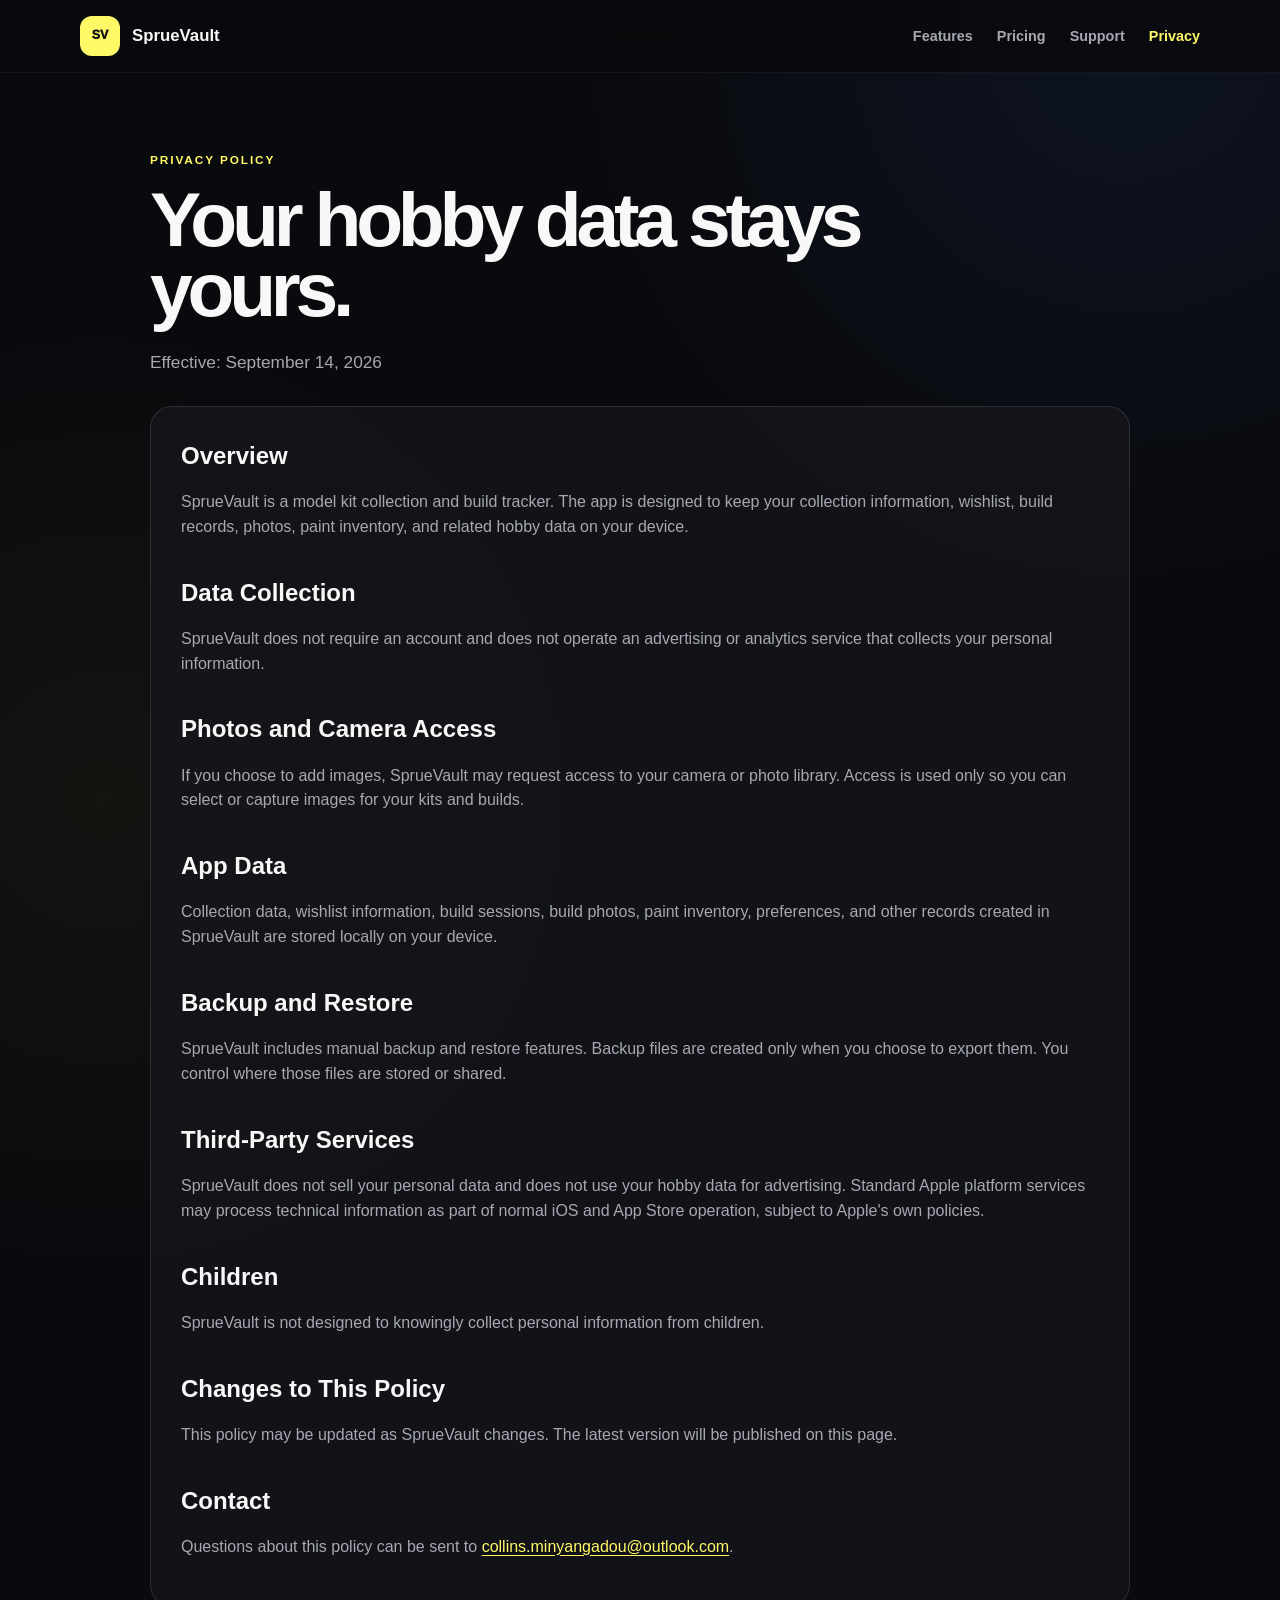
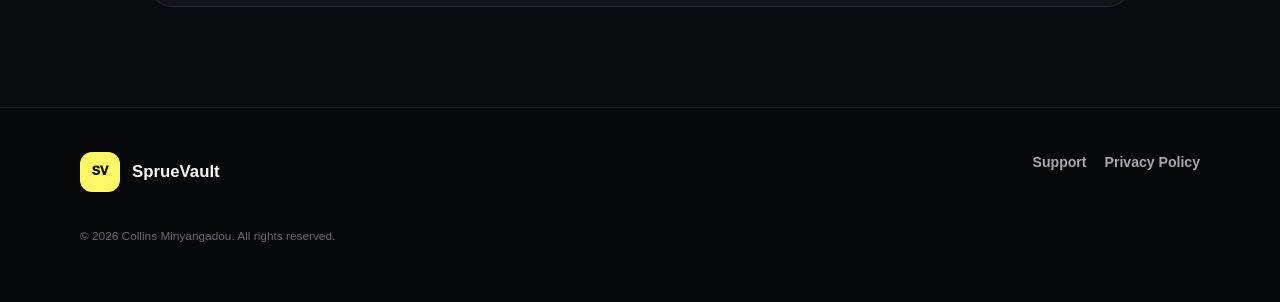
<file: privacy.html>
<!doctype html><html lang="en"><head><meta charset="utf-8"><meta name="viewport" content="width=device-width,initial-scale=1"><meta name="theme-color" content="#090A0D"><title>Privacy Policy — SprueVault</title><link rel="stylesheet" href="styles.css"></head><body><header class="nav-wrap"><nav class="nav"><a class="brand" href="index.html"><span class="brand-mark">SV</span><span class="brand-name">SprueVault</span></a><div class="nav-links"><a href="index.html#features">Features</a><a href="index.html#pricing">Pricing</a><a href="support.html">Support</a><a class="active" href="privacy.html">Privacy</a></div></nav></header><main class="page shell"><p class="eyebrow">PRIVACY POLICY</p><h1>Your hobby data stays yours.</h1><p class="lead">Effective: September 14, 2026</p><section class="info-card policy"><h2>Overview</h2><p>SprueVault is a model kit collection and build tracker. The app is designed to keep your collection information, wishlist, build records, photos, paint inventory, and related hobby data on your device.</p><h2>Data Collection</h2><p>SprueVault does not require an account and does not operate an advertising or analytics service that collects your personal information.</p><h2>Photos and Camera Access</h2><p>If you choose to add images, SprueVault may request access to your camera or photo library. Access is used only so you can select or capture images for your kits and builds.</p><h2>App Data</h2><p>Collection data, wishlist information, build sessions, build photos, paint inventory, preferences, and other records created in SprueVault are stored locally on your device.</p><h2>Backup and Restore</h2><p>SprueVault includes manual backup and restore features. Backup files are created only when you choose to export them. You control where those files are stored or shared.</p><h2>Third-Party Services</h2><p>SprueVault does not sell your personal data and does not use your hobby data for advertising. Standard Apple platform services may process technical information as part of normal iOS and App Store operation, subject to Apple's own policies.</p><h2>Children</h2><p>SprueVault is not designed to knowingly collect personal information from children.</p><h2>Changes to This Policy</h2><p>This policy may be updated as SprueVault changes. The latest version will be published on this page.</p><h2>Contact</h2><p>Questions about this policy can be sent to <a href="mailto:collins.minyangadou@outlook.com">collins.minyangadou@outlook.com</a>.</p></section></main><footer><div class="shell footer-grid"><div><a class="brand" href="index.html"><span class="brand-mark">SV</span><span class="brand-name">SprueVault</span></a></div><div class="footer-links"><a href="support.html">Support</a><a href="privacy.html">Privacy Policy</a></div><div class="legal"><p>© 2026 Collins Minyangadou. All rights reserved.</p></div></div></footer></body></html>
</file>
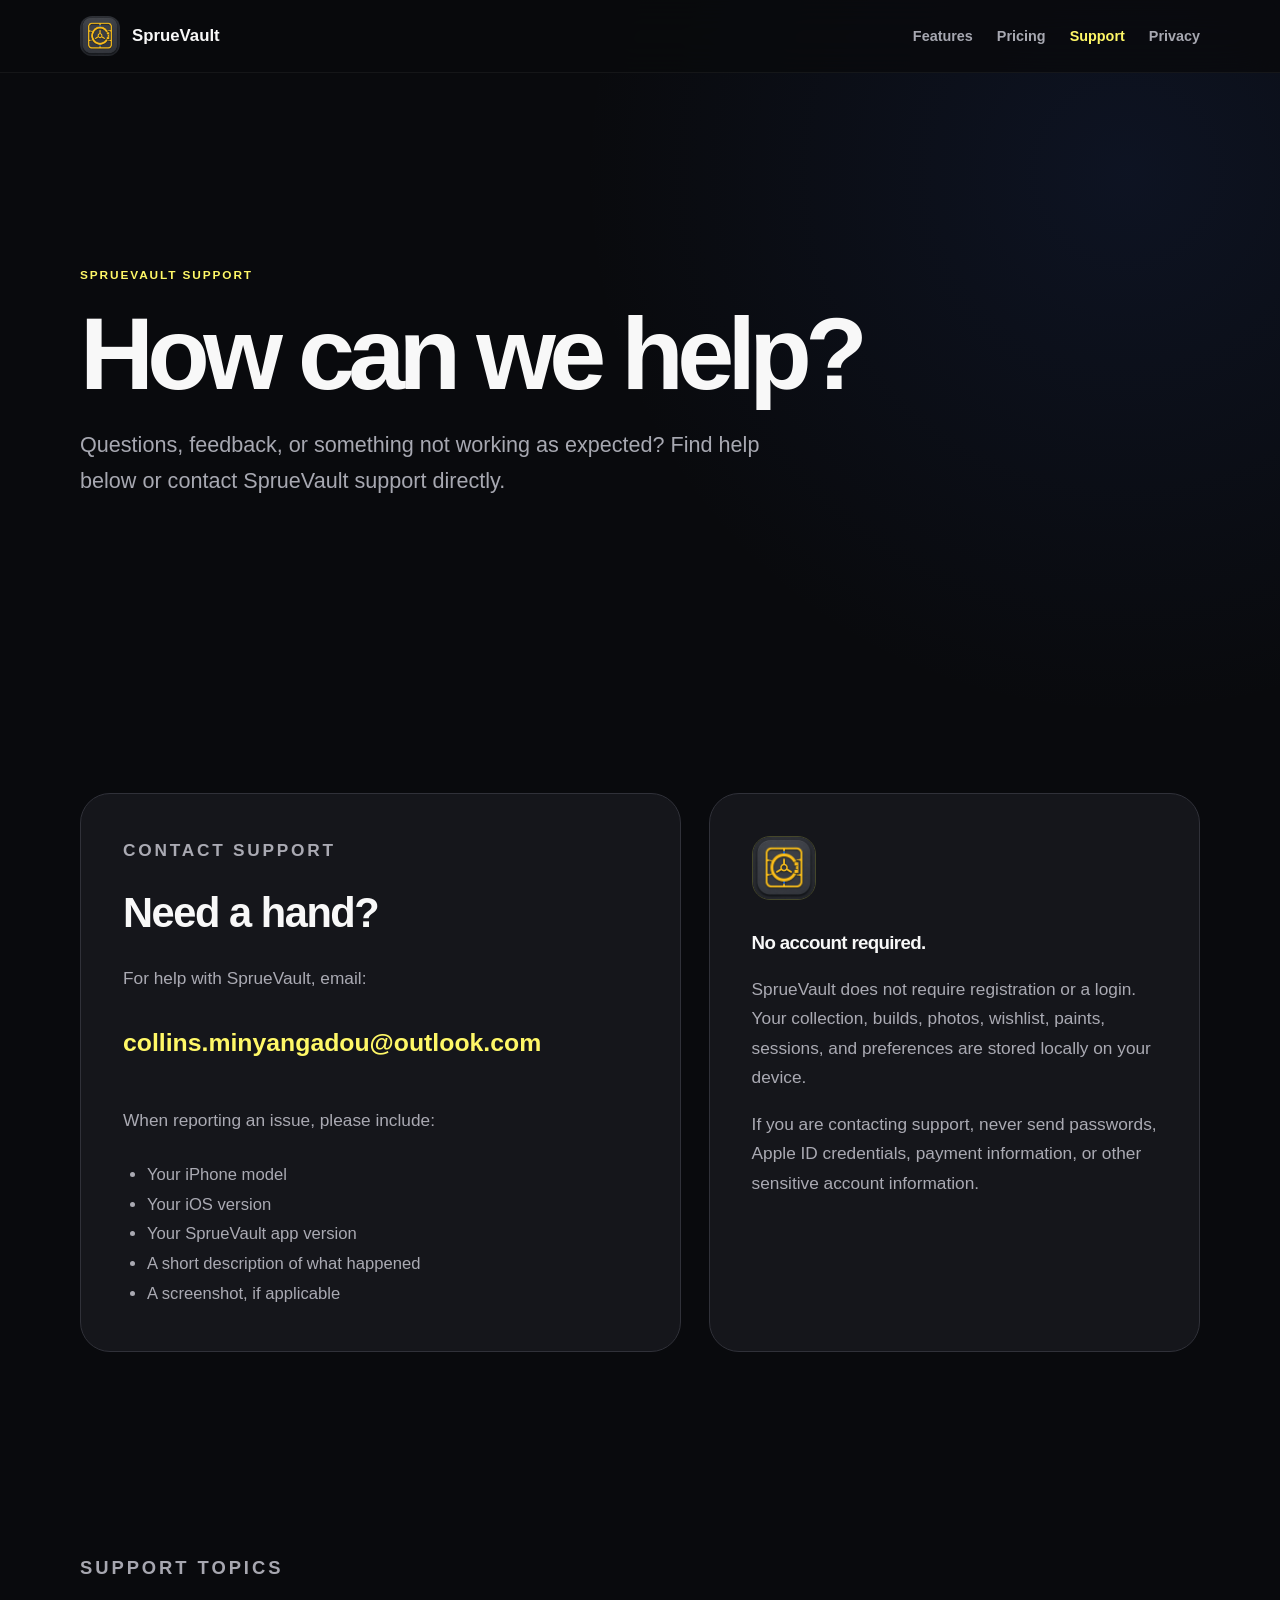
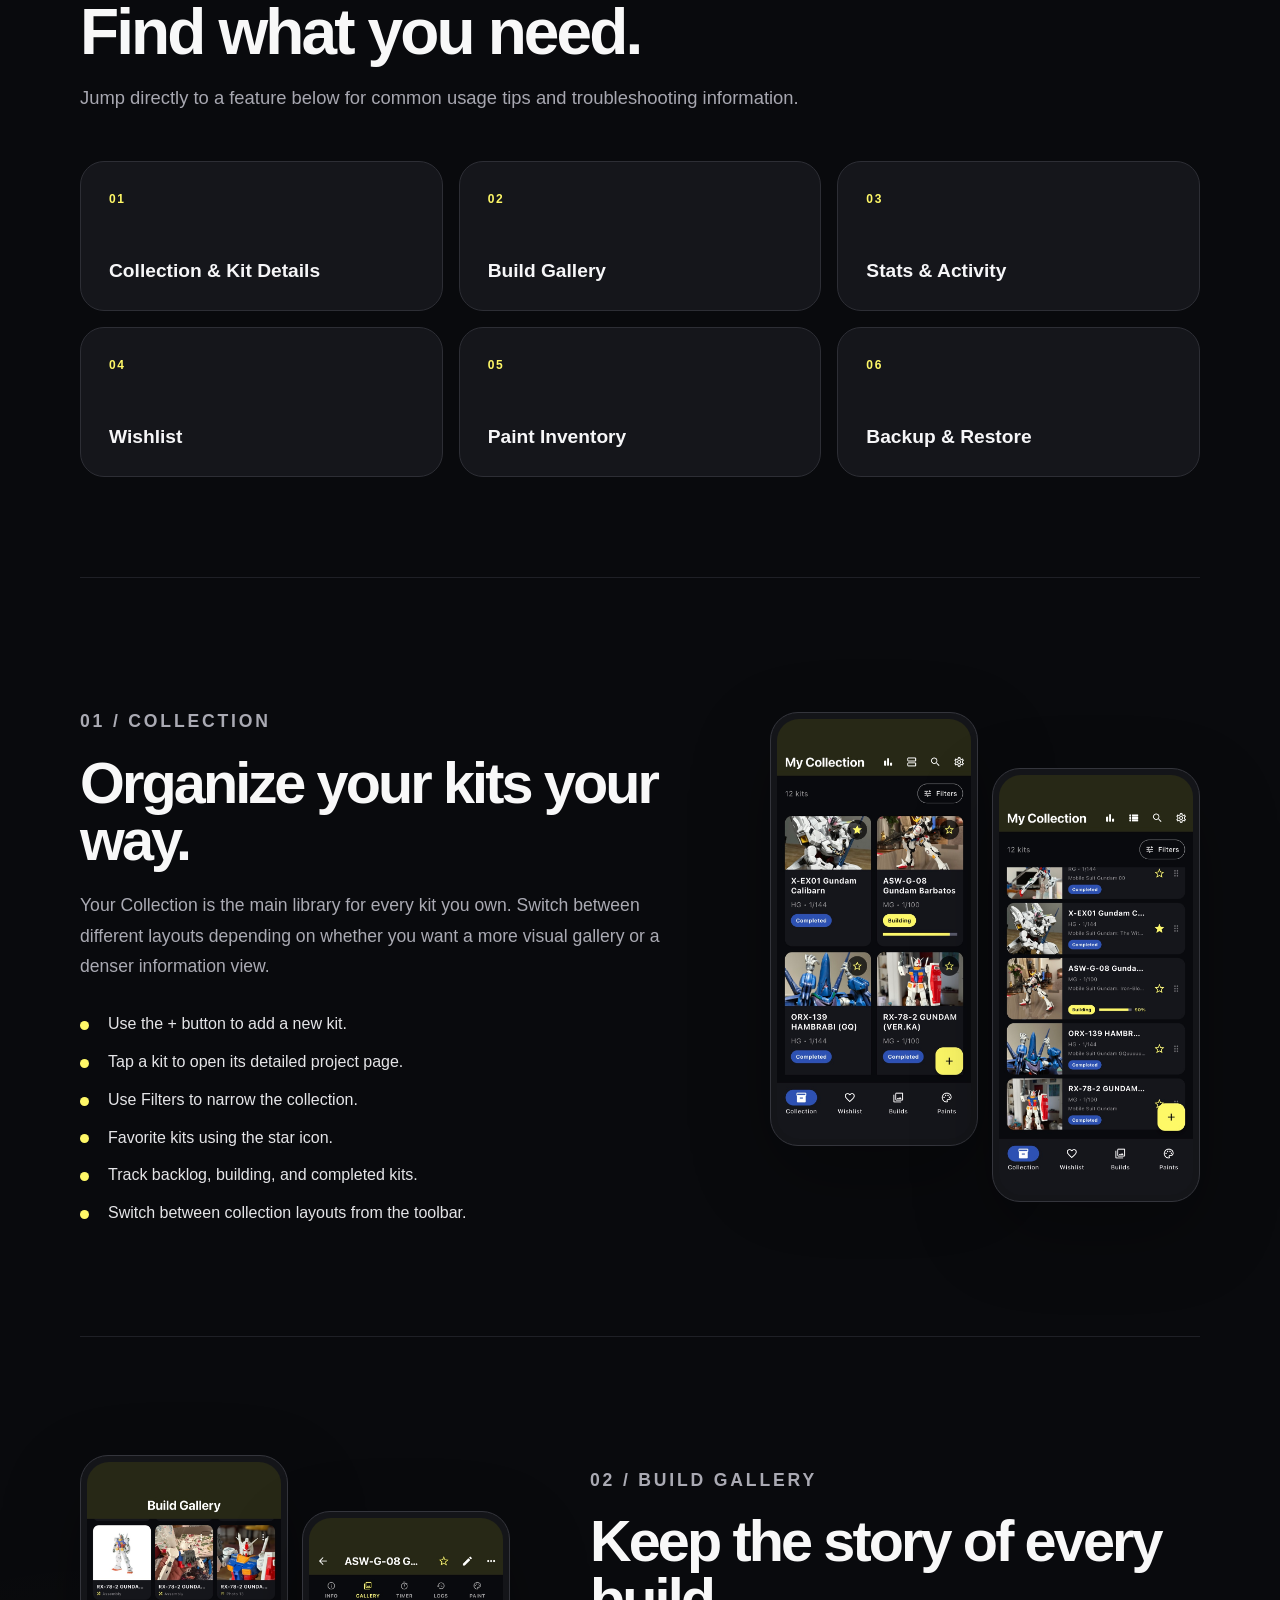
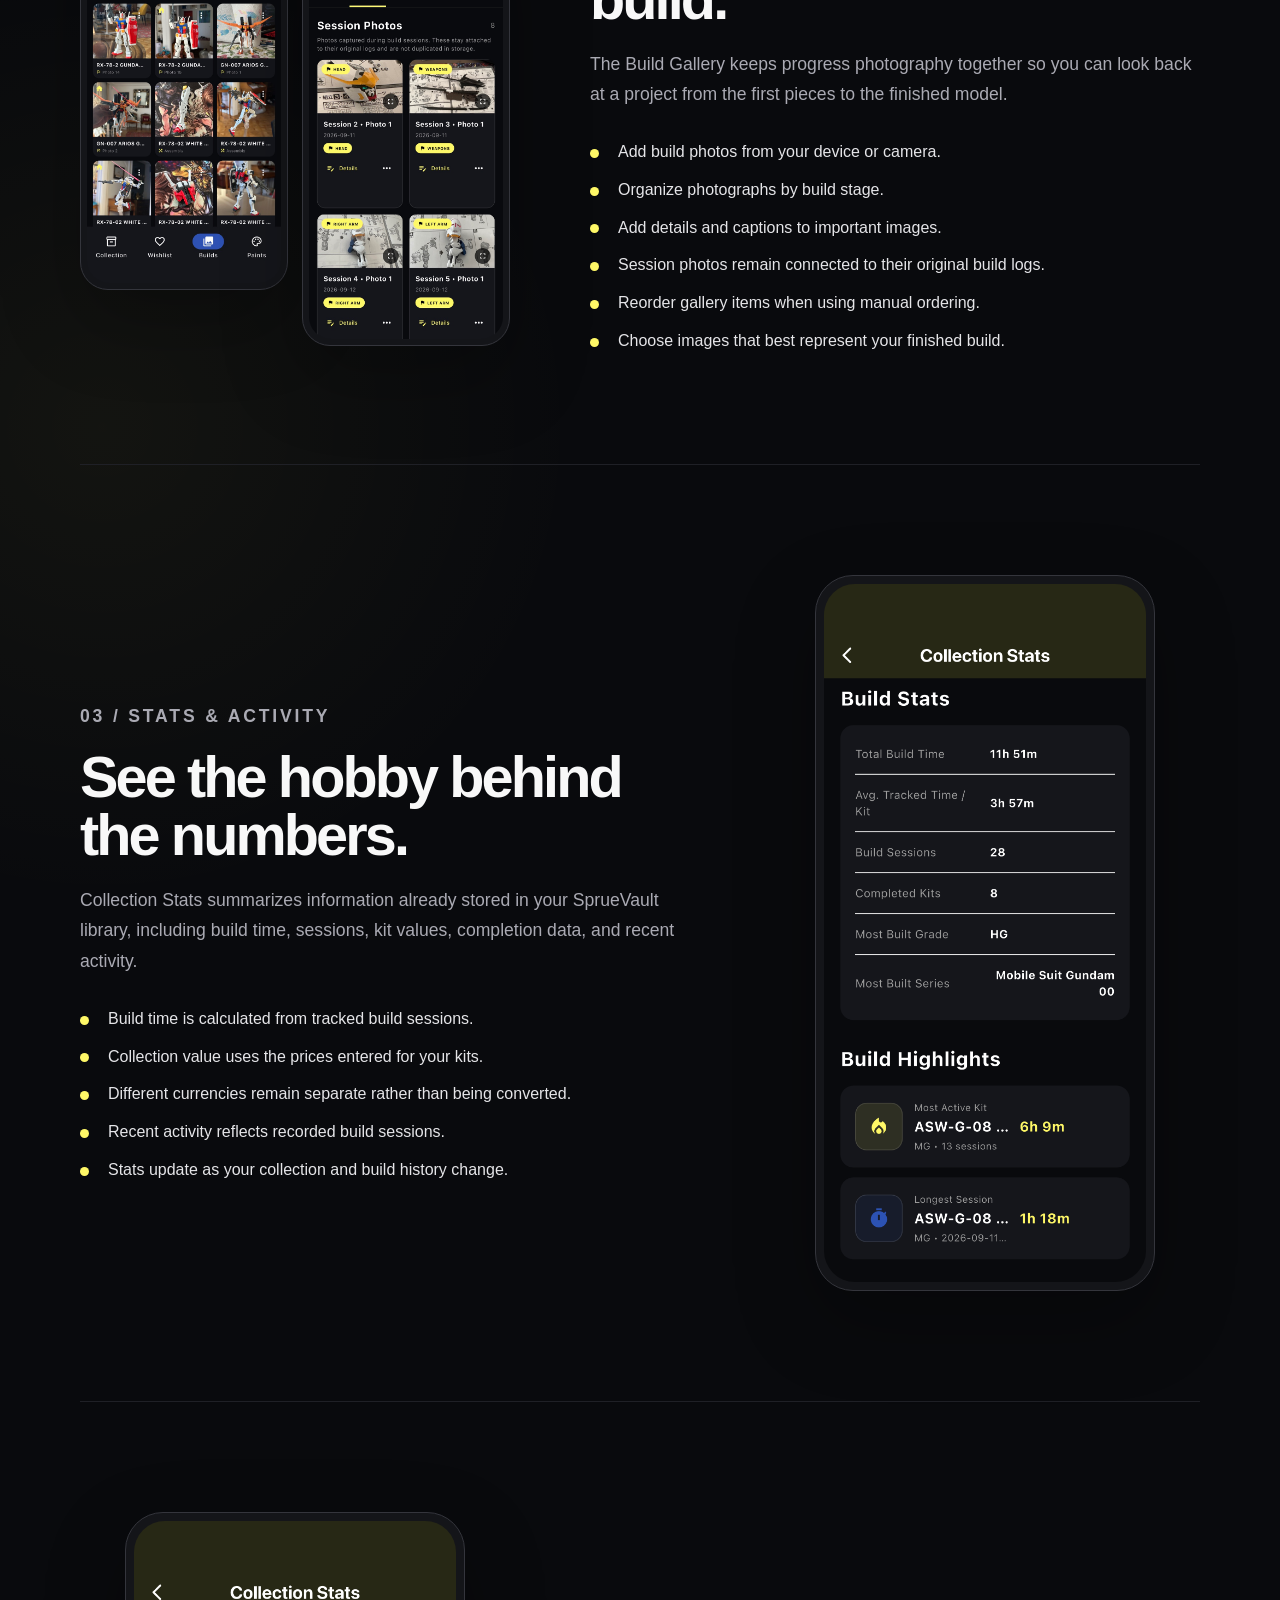
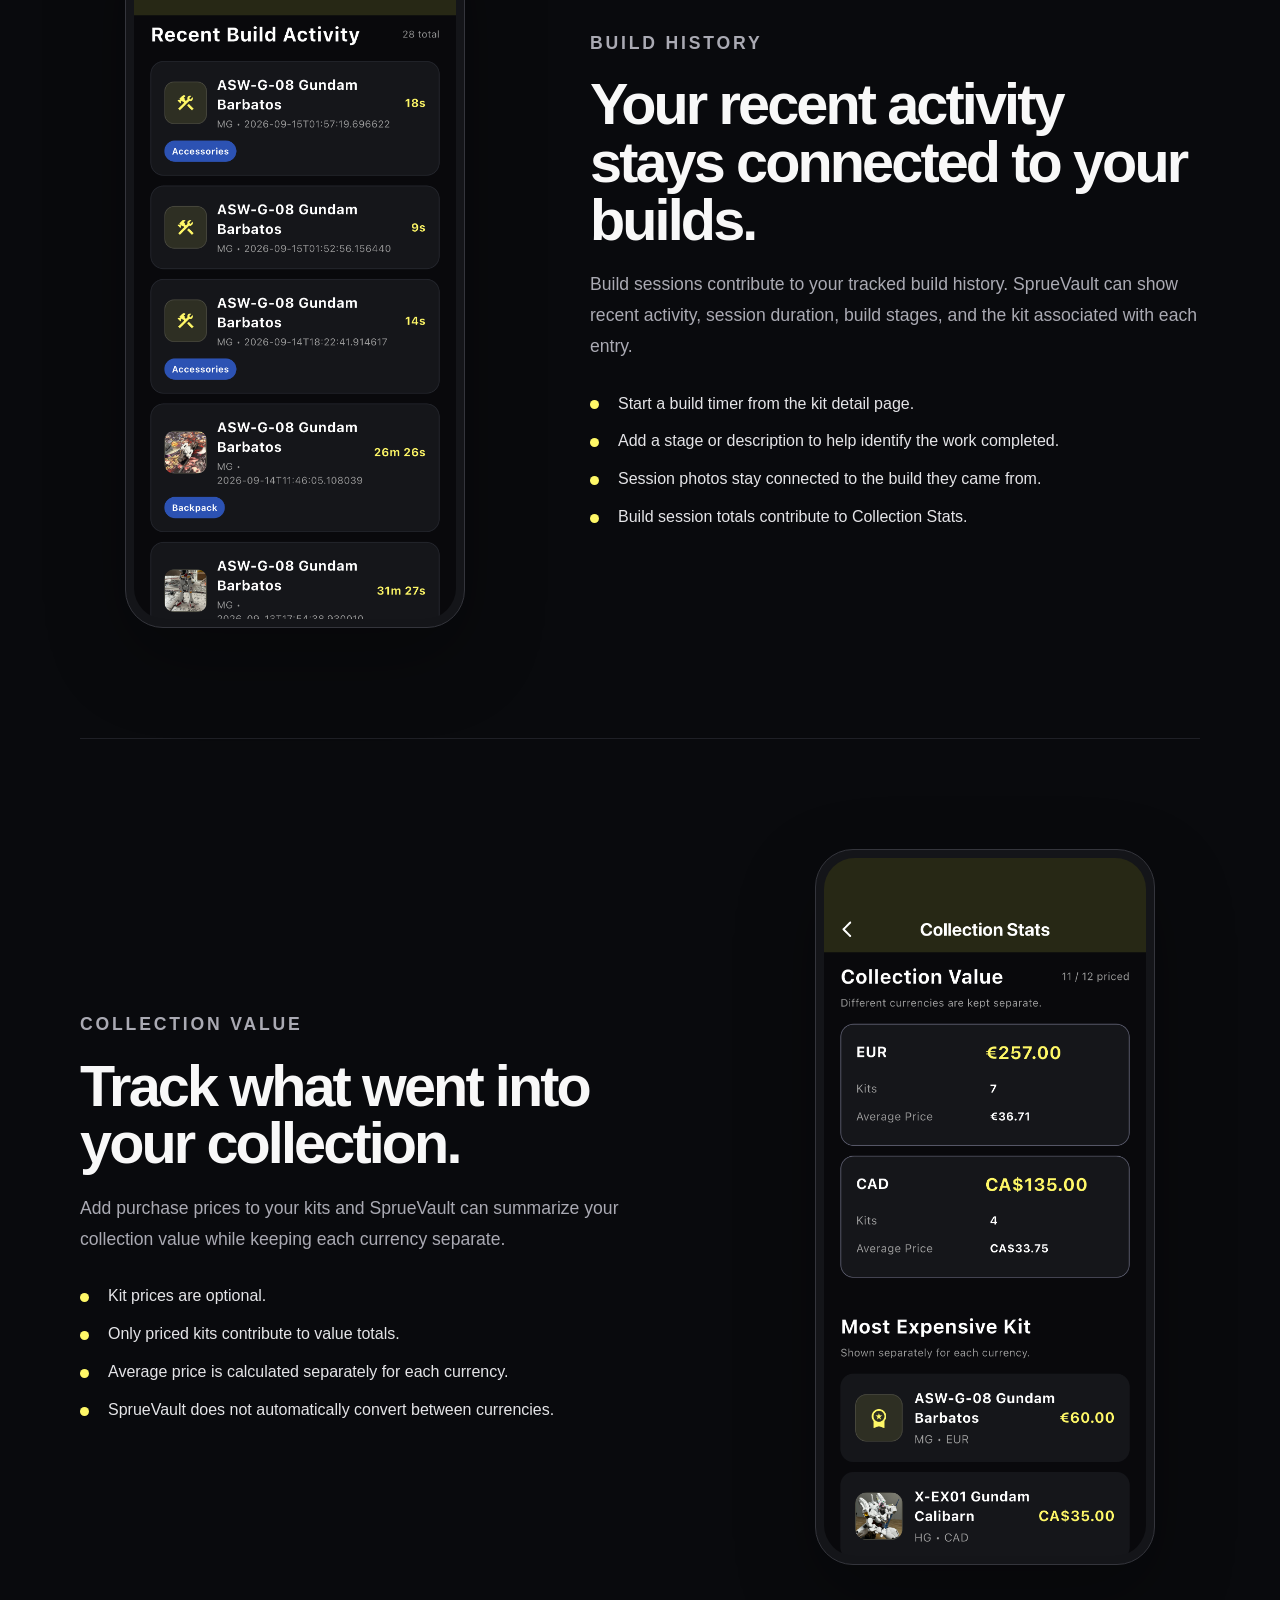
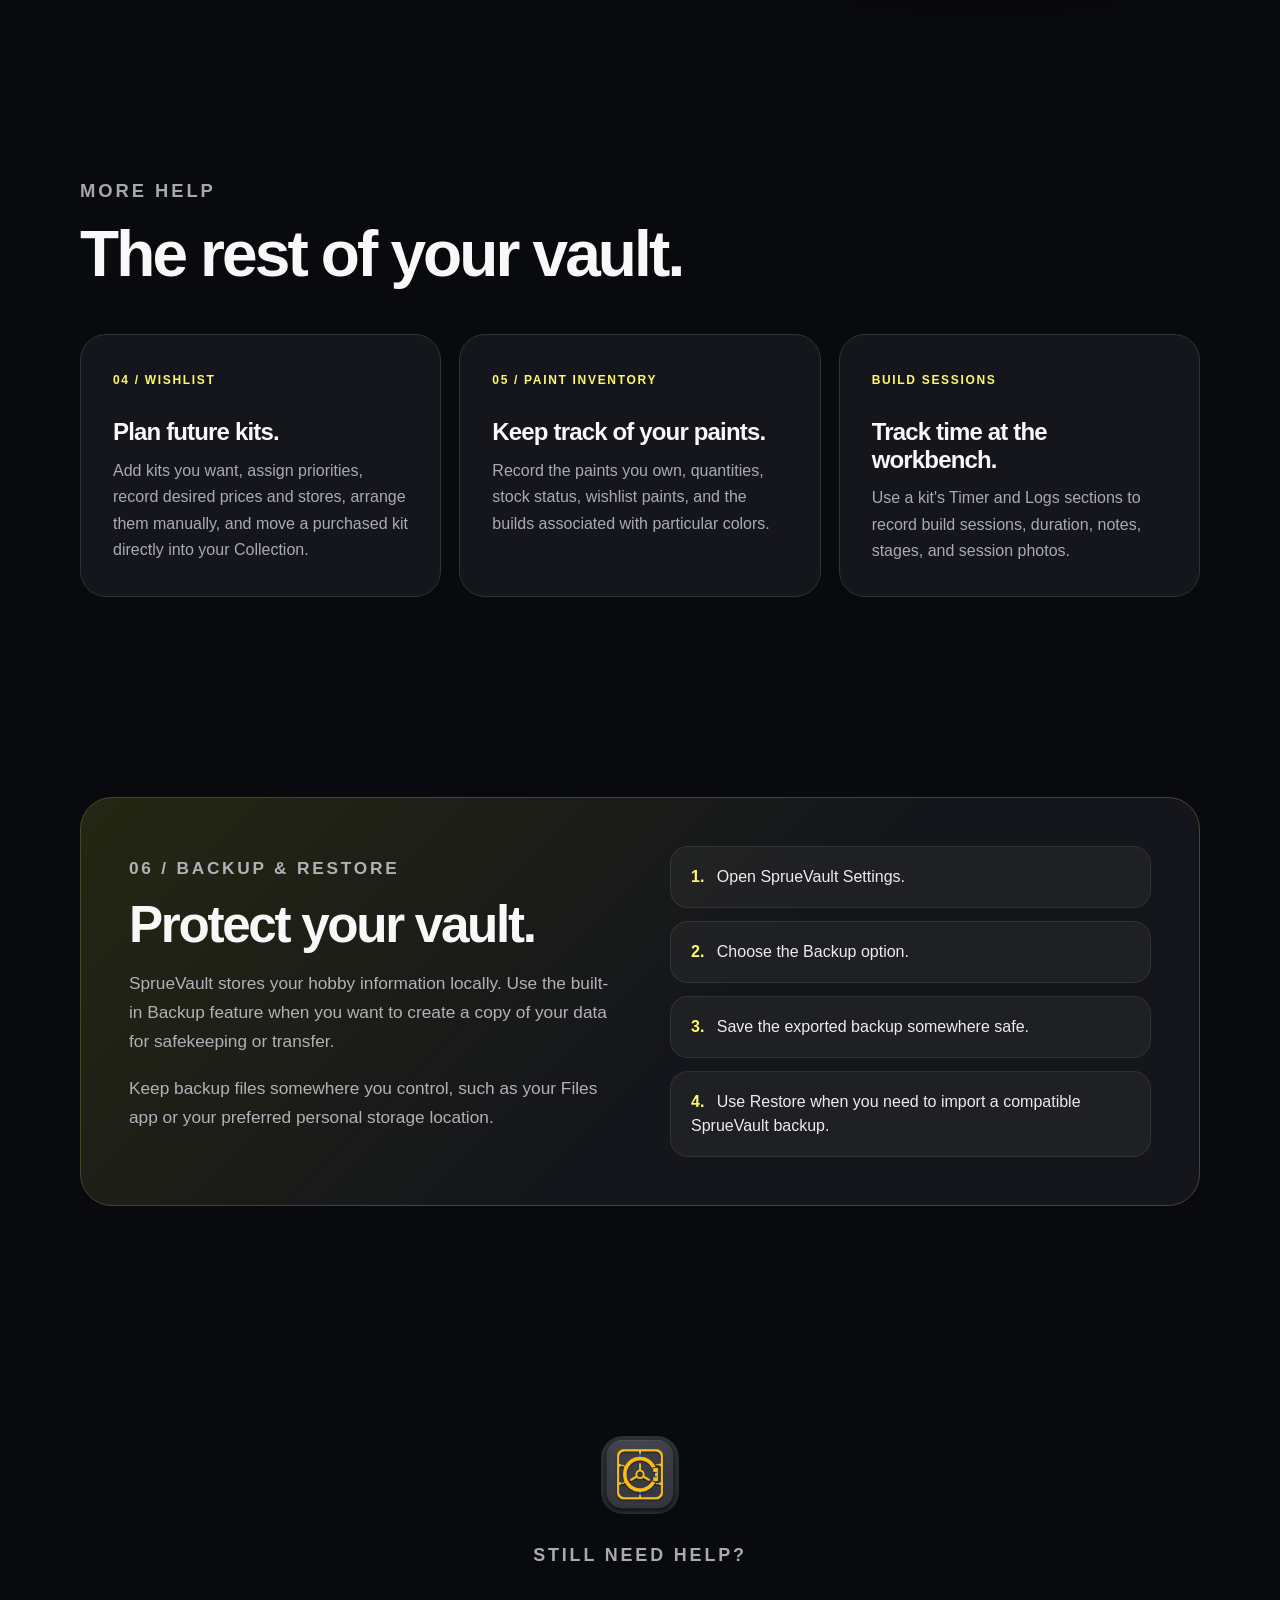
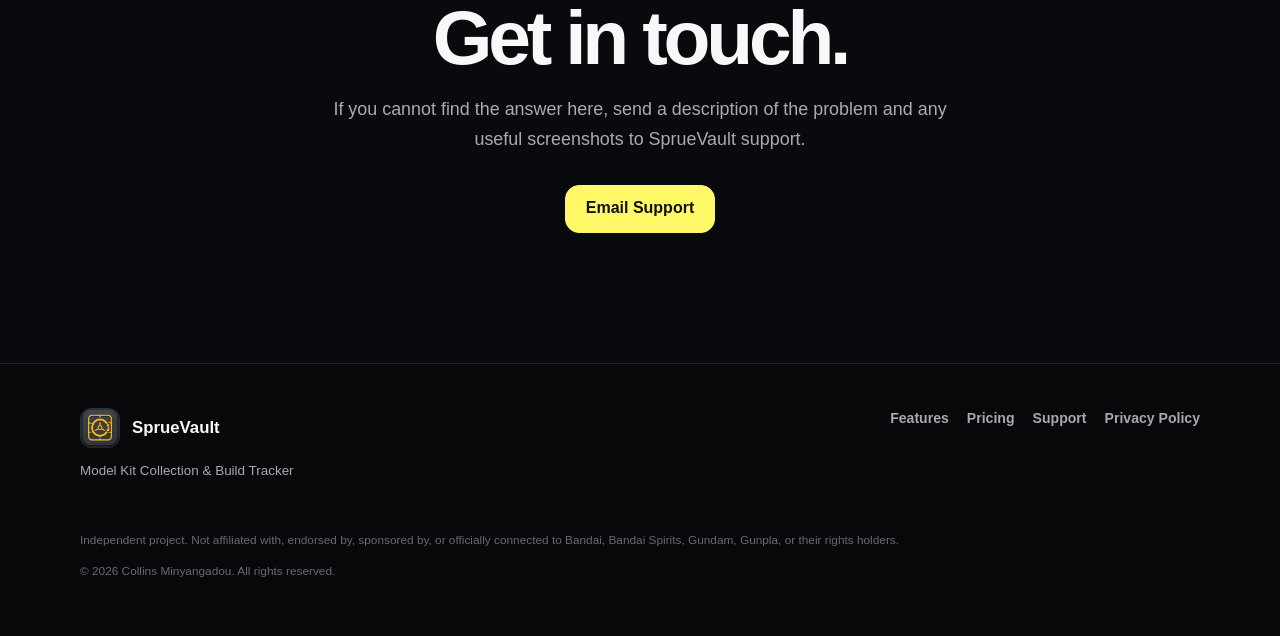
<file: support.html>
<!doctype html>
<html lang="en">

<head>
  <meta charset="utf-8">

  <meta
    name="viewport"
    content="width=device-width, initial-scale=1"
  >

  <meta
    name="theme-color"
    content="#090A0D"
  >

  <title>Support — SprueVault</title>

  <meta
    name="description"
    content="SprueVault support, troubleshooting, guides, and contact information."
  >

  <link
    rel="icon"
    type="image/png"
    href="assets/spruevault_icon.png"
  >

  <link
    rel="apple-touch-icon"
    href="assets/spruevault_icon.png"
  >

  <link
    rel="stylesheet"
    href="styles.css"
  >

  <style>

    html {
      scroll-behavior: smooth;
    }

    body.support-page {
      overflow-x: hidden;
      overflow-y: auto;
    }

    .support-hero {
      min-height: 620px;
      display: flex;
      align-items: center;
      padding-top: 90px;
      padding-bottom: 90px;
    }

    .support-hero-inner {
      max-width: 900px;
    }

    .support-hero h1 {
      margin: 24px 0 26px;
      font-size: clamp(4rem, 8vw, 8rem);
      line-height: 0.9;
      letter-spacing: -0.065em;
      max-width: 850px;
    }

    .support-hero .lead {
      max-width: 720px;
      font-size: 1.35rem;
      line-height: 1.7;
    }

    .support-section {
      padding-top: 100px;
      padding-bottom: 100px;
    }

    .support-section-header {
      max-width: 760px;
      margin-bottom: 48px;
    }

    .support-section-header h2 {
      margin: 14px 0 18px;
      font-size: clamp(2.5rem, 5vw, 4.7rem);
      line-height: 1;
      letter-spacing: -0.045em;
    }

    .support-section-header p {
      color: #a7a7b0;
      font-size: 1.15rem;
      line-height: 1.7;
    }

    .support-contact {
      display: grid;
      grid-template-columns: 1.1fr 0.9fr;
      gap: 28px;
      align-items: stretch;
    }

    .support-contact-card,
    .support-info-card {
      background: #15161b;
      border: 1px solid #303139;
      border-radius: 30px;
      padding: 42px;
    }

    .support-contact-card h2,
    .support-info-card h3 {
      margin: 0 0 18px;
      letter-spacing: -0.035em;
    }

    .support-contact-card h2 {
      font-size: 2.6rem;
    }

    .support-contact-card p,
    .support-info-card p {
      color: #aaaab3;
      font-size: 1.08rem;
      line-height: 1.7;
    }

    .support-email {
      display: inline-block;
      margin: 14px 0 26px;
      color: #fff867;
      font-size: clamp(1rem, 2vw, 1.55rem);
      font-weight: 700;
      word-break: break-word;
      text-decoration-thickness: 2px;
      text-underline-offset: 6px;
    }

    .support-checklist {
      margin: 24px 0 0;
      padding-left: 24px;
      color: #aaaab3;
      line-height: 1.8;
      font-size: 1.04rem;
    }

    .support-info-icon {
      width: 64px;
      height: 64px;
      border-radius: 18px;
      margin-bottom: 28px;
      overflow: hidden;
      border: 1px solid #45472a;
    }

    .support-info-icon img {
      width: 100%;
      height: 100%;
      object-fit: cover;
      display: block;
    }

    .topic-grid {
      display: grid;
      grid-template-columns: repeat(3, 1fr);
      gap: 16px;
    }

    .topic-card {
      min-height: 150px;
      padding: 28px;
      background: #15161b;
      border: 1px solid #2d2e35;
      border-radius: 24px;
      display: flex;
      flex-direction: column;
      justify-content: space-between;
      color: #f6f6f8;
      text-decoration: none;
      transition:
        transform 160ms ease,
        border-color 160ms ease,
        background 160ms ease;
    }

    .topic-card:hover {
      transform: translateY(-3px);
      border-color: #fff867;
      background: #191a1f;
    }

    .topic-number {
      color: #fff867;
      font-size: 0.75rem;
      letter-spacing: 0.14em;
      font-weight: 900;
    }

    .topic-title {
      margin-top: 36px;
      font-size: 1.2rem;
      font-weight: 800;
      line-height: 1.2;
    }

    .help-feature {
      display: grid;
      grid-template-columns: minmax(0, 1fr) minmax(300px, 430px);
      gap: 80px;
      align-items: center;
      padding-top: 110px;
      padding-bottom: 110px;
      border-top: 1px solid #1f2026;
    }

    .help-feature.reverse {
      grid-template-columns: minmax(300px, 430px) minmax(0, 1fr);
    }

    .help-feature.reverse .help-copy {
      order: 2;
    }

    .help-feature.reverse .help-media {
      order: 1;
    }

    .help-label {
      color: #fff867;
      letter-spacing: 0.16em;
      font-size: 0.78rem;
      font-weight: 900;
      margin-bottom: 18px;
    }

    .help-copy h2 {
      margin: 0 0 20px;
      max-width: 650px;
      font-size: clamp(2.4rem, 4.5vw, 4.3rem);
      line-height: 1;
      letter-spacing: -0.05em;
    }

    .help-copy > p {
      max-width: 660px;
      color: #aaaab3;
      font-size: 1.1rem;
      line-height: 1.75;
    }

    .help-list {
      margin: 30px 0 0;
      padding: 0;
      list-style: none;
      display: grid;
      gap: 13px;
    }

    .help-list li {
      position: relative;
      padding-left: 28px;
      color: #e5e5e8;
      line-height: 1.55;
    }

    .help-list li::before {
      content: "";
      width: 9px;
      height: 9px;
      border-radius: 50%;
      position: absolute;
      top: 0.55em;
      left: 0;
      background: #fff867;
    }

    .help-media {
      position: relative;
    }

    .support-phone {
      width: min(100%, 340px);
      margin-left: auto;
      margin-right: auto;
      padding: 8px;
      background: #141519;
      border: 1px solid #34353c;
      border-radius: 38px;
      box-shadow: 0 30px 80px rgba(0, 0, 0, 0.28);
    }

    .support-phone img {
      display: block;
      width: 100%;
      border-radius: 31px;
    }

    .dual-phone-grid {
      display: grid;
      grid-template-columns: 1fr 1fr;
      gap: 14px;
      align-items: start;
    }

    .dual-phone-grid .support-phone {
      width: 100%;
      border-radius: 28px;
      padding: 6px;
    }

    .dual-phone-grid .support-phone img {
      border-radius: 22px;
    }

    .support-phone.secondary {
      margin-top: 56px;
    }

    .mini-help-grid {
      display: grid;
      grid-template-columns: repeat(3, 1fr);
      gap: 18px;
    }

    .mini-help-card {
      background: #15161b;
      border: 1px solid #303139;
      border-radius: 26px;
      padding: 32px;
    }

    .mini-help-card .mini-number {
      color: #fff867;
      font-weight: 900;
      font-size: 0.75rem;
      letter-spacing: 0.14em;
    }

    .mini-help-card h3 {
      margin: 26px 0 12px;
      font-size: 1.5rem;
      line-height: 1.15;
      letter-spacing: -0.035em;
    }

    .mini-help-card p {
      margin: 0;
      color: #aaaab3;
      line-height: 1.65;
    }

    .backup-panel {
      background:
        linear-gradient(
          135deg,
          #252713,
          #15161b 55%
        );
      border: 1px solid #45472a;
      border-radius: 32px;
      padding: 48px;
      display: grid;
      grid-template-columns: 1fr 1fr;
      gap: 60px;
      align-items: center;
    }

    .backup-panel h2 {
      margin: 12px 0 18px;
      font-size: clamp(2.4rem, 4vw, 4rem);
      line-height: 1;
      letter-spacing: -0.045em;
    }

    .backup-panel p {
      color: #b1b1b7;
      font-size: 1.08rem;
      line-height: 1.7;
    }

    .backup-steps {
      display: grid;
      gap: 13px;
    }

    .backup-step {
      background: rgba(255, 255, 255, 0.045);
      border: 1px solid rgba(255, 255, 255, 0.08);
      border-radius: 18px;
      padding: 18px 20px;
      color: #ededf0;
      line-height: 1.5;
    }

    .backup-step strong {
      color: #fff867;
      margin-right: 8px;
    }

    .support-final {
      text-align: center;
      padding-top: 130px;
      padding-bottom: 130px;
    }

    .support-final img {
      width: 78px;
      height: 78px;
      object-fit: cover;
      border-radius: 22px;
      display: block;
      margin: 0 auto 26px;
    }

    .support-final h2 {
      max-width: 800px;
      margin: 16px auto 20px;
      font-size: clamp(3rem, 6vw, 5.5rem);
      line-height: 0.95;
      letter-spacing: -0.055em;
    }

    .support-final p {
      max-width: 640px;
      margin: 0 auto 30px;
      color: #aaaab3;
      font-size: 1.12rem;
      line-height: 1.7;
    }

    @media (max-width: 1050px) {

      .support-contact {
        grid-template-columns: 1fr;
      }

      .topic-grid,
      .mini-help-grid {
        grid-template-columns: repeat(2, 1fr);
      }

      .help-feature,
      .help-feature.reverse {
        gap: 46px;
        grid-template-columns: minmax(0, 1fr) 300px;
      }

      .help-feature.reverse {
        grid-template-columns: 300px minmax(0, 1fr);
      }

      .backup-panel {
        grid-template-columns: 1fr;
        gap: 34px;
      }
    }

    @media (max-width: 760px) {

      .support-hero {
        min-height: auto;
        padding-top: 72px;
        padding-bottom: 72px;
      }

      .support-hero h1 {
        max-width: 100%;
        font-size: clamp(4rem, 16vw, 5.8rem);
        line-height: 0.92;
        letter-spacing: -0.06em;
      }

      .support-hero .lead {
        font-size: 1.08rem;
        line-height: 1.65;
      }

      .support-section {
        padding-top: 68px;
        padding-bottom: 68px;
      }

      .support-contact-card,
      .support-info-card {
        padding: 28px;
        border-radius: 24px;
      }

      .support-contact-card h2 {
        font-size: 2rem;
      }

      .topic-grid,
      .mini-help-grid {
        grid-template-columns: 1fr;
      }

      .topic-card {
        min-height: 120px;
      }

      .topic-title {
        margin-top: 24px;
      }

      .help-feature,
      .help-feature.reverse {
        grid-template-columns: 1fr;
        gap: 45px;
        padding-top: 80px;
        padding-bottom: 80px;
      }

      .help-feature.reverse .help-copy,
      .help-feature.reverse .help-media {
        order: initial;
      }

      .help-feature .help-copy {
        order: 1;
      }

      .help-feature .help-media {
        order: 2;
      }

      .dual-phone-grid {
        gap: 10px;
      }

      .support-phone {
        width: min(100%, 330px);
      }

      .support-phone.secondary {
        margin-top: 32px;
      }

      .backup-panel {
        padding: 30px;
        border-radius: 25px;
      }

      .support-final {
        padding-top: 90px;
        padding-bottom: 90px;
      }
    }

    @media (max-width: 480px) {

      .support-hero h1 {
        font-size: clamp(3.8rem, 17vw, 5rem);
      }

      .dual-phone-grid {
        grid-template-columns: 1fr 1fr;
        margin-left: -8px;
        margin-right: -8px;
      }

      .support-phone {
        border-radius: 26px;
      }

      .support-phone img {
        border-radius: 20px;
      }
    }

  </style>
</head>


<body class="support-page">


  <header class="nav-wrap">

    <nav class="nav">

      <a
        class="brand"
        href="index.html"
      >

        <img
          src="assets/spruevault_icon.png"
          alt="SprueVault logo"
          style="
            width:40px;
            height:40px;
            border-radius:12px;
            object-fit:cover;
            display:block;
          "
        >

        <span class="brand-name">
          SprueVault
        </span>

      </a>


      <div class="nav-links">

        <a href="index.html#features">
          Features
        </a>

        <a href="index.html#pricing">
          Pricing
        </a>

        <a
          href="support.html"
          style="color:#fff867;"
        >
          Support
        </a>

        <a href="privacy.html">
          Privacy
        </a>

      </div>

    </nav>

  </header>



  <main>


    <section class="support-hero shell">

      <div class="support-hero-inner">

        <p class="eyebrow">
          SPRUEVAULT SUPPORT
        </p>

        <h1>
          How can we help?
        </h1>

        <p class="lead">
          Questions, feedback, or something not working as expected?
          Find help below or contact SprueVault support directly.
        </p>

      </div>

    </section>



    <section class="shell support-section">

      <div class="support-contact">


        <div class="support-contact-card">

          <p class="eyebrow">
            CONTACT SUPPORT
          </p>

          <h2>
            Need a hand?
          </h2>

          <p>
            For help with SprueVault, email:
          </p>

          <a
            class="support-email"
            href="mailto:collins.minyangadou@outlook.com?subject=SprueVault%20Support"
          >
            collins.minyangadou@outlook.com
          </a>

          <p>
            When reporting an issue, please include:
          </p>

          <ul class="support-checklist">
            <li>Your iPhone model</li>
            <li>Your iOS version</li>
            <li>Your SprueVault app version</li>
            <li>A short description of what happened</li>
            <li>A screenshot, if applicable</li>
          </ul>

        </div>


        <div class="support-info-card">

          <div class="support-info-icon">
            <img
              src="assets/spruevault_icon.png"
              alt="SprueVault"
            >
          </div>

          <h3>
            No account required.
          </h3>

          <p>
            SprueVault does not require registration or a login.
            Your collection, builds, photos, wishlist, paints,
            sessions, and preferences are stored locally on your
            device.
          </p>

          <p>
            If you are contacting support, never send passwords,
            Apple ID credentials, payment information, or other
            sensitive account information.
          </p>

        </div>

      </div>

    </section>



    <section class="shell support-section">

      <div class="support-section-header">

        <p class="eyebrow">
          SUPPORT TOPICS
        </p>

        <h2>
          Find what you need.
        </h2>

        <p>
          Jump directly to a feature below for common usage tips
          and troubleshooting information.
        </p>

      </div>


      <div class="topic-grid">

        <a class="topic-card" href="#collection">
          <span class="topic-number">01</span>
          <span class="topic-title">Collection & Kit Details</span>
        </a>

        <a class="topic-card" href="#gallery">
          <span class="topic-number">02</span>
          <span class="topic-title">Build Gallery</span>
        </a>

        <a class="topic-card" href="#stats">
          <span class="topic-number">03</span>
          <span class="topic-title">Stats & Activity</span>
        </a>

        <a class="topic-card" href="#wishlist">
          <span class="topic-number">04</span>
          <span class="topic-title">Wishlist</span>
        </a>

        <a class="topic-card" href="#paints">
          <span class="topic-number">05</span>
          <span class="topic-title">Paint Inventory</span>
        </a>

        <a class="topic-card" href="#backup">
          <span class="topic-number">06</span>
          <span class="topic-title">Backup & Restore</span>
        </a>

      </div>

    </section>



    <section
      class="help-feature shell"
      id="collection"
    >

      <div class="help-copy">

        <p class="help-label">
          01 / COLLECTION
        </p>

        <h2>
          Organize your kits your way.
        </h2>

        <p>
          Your Collection is the main library for every kit you own.
          Switch between different layouts depending on whether you
          want a more visual gallery or a denser information view.
        </p>

        <ul class="help-list">
          <li>Use the + button to add a new kit.</li>
          <li>Tap a kit to open its detailed project page.</li>
          <li>Use Filters to narrow the collection.</li>
          <li>Favorite kits using the star icon.</li>
          <li>Track backlog, building, and completed kits.</li>
          <li>Switch between collection layouts from the toolbar.</li>
        </ul>

      </div>


      <div class="help-media">

        <div class="dual-phone-grid">

          <div class="support-phone">
            <img
              src="assets/support-collection-grid.jpg"
              alt="SprueVault Collection grid view"
            >
          </div>

          <div class="support-phone secondary">
            <img
              src="assets/support-collection-list.jpg"
              alt="SprueVault Collection list view"
            >
          </div>

        </div>

      </div>

    </section>



    <section
      class="help-feature reverse shell"
      id="gallery"
    >

      <div class="help-copy">

        <p class="help-label">
          02 / BUILD GALLERY
        </p>

        <h2>
          Keep the story of every build.
        </h2>

        <p>
          The Build Gallery keeps progress photography together so
          you can look back at a project from the first pieces to
          the finished model.
        </p>

        <ul class="help-list">
          <li>Add build photos from your device or camera.</li>
          <li>Organize photographs by build stage.</li>
          <li>Add details and captions to important images.</li>
          <li>Session photos remain connected to their original build logs.</li>
          <li>Reorder gallery items when using manual ordering.</li>
          <li>Choose images that best represent your finished build.</li>
        </ul>

      </div>


      <div class="help-media">

        <div class="dual-phone-grid">

          <div class="support-phone">
            <img
              src="assets/support-build-gallery.jpg"
              alt="SprueVault Build Gallery"
            >
          </div>

          <div class="support-phone secondary">
            <img
              src="assets/support-session-photos.jpg"
              alt="SprueVault Session Photos"
            >
          </div>

        </div>

      </div>

    </section>



    <section
      class="help-feature shell"
      id="stats"
    >

      <div class="help-copy">

        <p class="help-label">
          03 / STATS & ACTIVITY
        </p>

        <h2>
          See the hobby behind the numbers.
        </h2>

        <p>
          Collection Stats summarizes information already stored
          in your SprueVault library, including build time,
          sessions, kit values, completion data, and recent activity.
        </p>

        <ul class="help-list">
          <li>Build time is calculated from tracked build sessions.</li>
          <li>Collection value uses the prices entered for your kits.</li>
          <li>Different currencies remain separate rather than being converted.</li>
          <li>Recent activity reflects recorded build sessions.</li>
          <li>Stats update as your collection and build history change.</li>
        </ul>

      </div>


      <div class="help-media">

        <div class="support-phone">
          <img
            src="assets/support-build-stats.png"
            alt="SprueVault Build Statistics"
          >
        </div>

      </div>

    </section>



    <section class="help-feature reverse shell">

      <div class="help-copy">

        <p class="help-label">
          BUILD HISTORY
        </p>

        <h2>
          Your recent activity stays connected to your builds.
        </h2>

        <p>
          Build sessions contribute to your tracked build history.
          SprueVault can show recent activity, session duration,
          build stages, and the kit associated with each entry.
        </p>

        <ul class="help-list">
          <li>Start a build timer from the kit detail page.</li>
          <li>Add a stage or description to help identify the work completed.</li>
          <li>Session photos stay connected to the build they came from.</li>
          <li>Build session totals contribute to Collection Stats.</li>
        </ul>

      </div>


      <div class="help-media">

        <div class="support-phone">
          <img
            src="assets/support-build-activity.png"
            alt="SprueVault Recent Build Activity"
          >
        </div>

      </div>

    </section>



    <section class="help-feature shell">

      <div class="help-copy">

        <p class="help-label">
          COLLECTION VALUE
        </p>

        <h2>
          Track what went into your collection.
        </h2>

        <p>
          Add purchase prices to your kits and SprueVault can
          summarize your collection value while keeping each
          currency separate.
        </p>

        <ul class="help-list">
          <li>Kit prices are optional.</li>
          <li>Only priced kits contribute to value totals.</li>
          <li>Average price is calculated separately for each currency.</li>
          <li>SprueVault does not automatically convert between currencies.</li>
        </ul>

      </div>


      <div class="help-media">

        <div class="support-phone">
          <img
            src="assets/support-collection-value.png"
            alt="SprueVault Collection Value"
          >
        </div>

      </div>

    </section>



    <section class="shell support-section">

      <div class="support-section-header">

        <p class="eyebrow">
          MORE HELP
        </p>

        <h2>
          The rest of your vault.
        </h2>

      </div>


      <div class="mini-help-grid">


        <article
          class="mini-help-card"
          id="wishlist"
        >

          <span class="mini-number">
            04 / WISHLIST
          </span>

          <h3>
            Plan future kits.
          </h3>

          <p>
            Add kits you want, assign priorities, record desired
            prices and stores, arrange them manually, and move a
            purchased kit directly into your Collection.
          </p>

        </article>


        <article
          class="mini-help-card"
          id="paints"
        >

          <span class="mini-number">
            05 / PAINT INVENTORY
          </span>

          <h3>
            Keep track of your paints.
          </h3>

          <p>
            Record the paints you own, quantities, stock status,
            wishlist paints, and the builds associated with
            particular colors.
          </p>

        </article>


        <article class="mini-help-card">

          <span class="mini-number">
            BUILD SESSIONS
          </span>

          <h3>
            Track time at the workbench.
          </h3>

          <p>
            Use a kit's Timer and Logs sections to record build
            sessions, duration, notes, stages, and session photos.
          </p>

        </article>

      </div>

    </section>



    <section
      class="shell support-section"
      id="backup"
    >

      <div class="backup-panel">


        <div>

          <p class="eyebrow">
            06 / BACKUP & RESTORE
          </p>

          <h2>
            Protect your vault.
          </h2>

          <p>
            SprueVault stores your hobby information locally.
            Use the built-in Backup feature when you want to create
            a copy of your data for safekeeping or transfer.
          </p>

          <p>
            Keep backup files somewhere you control, such as your
            Files app or your preferred personal storage location.
          </p>

        </div>


        <div class="backup-steps">

          <div class="backup-step">
            <strong>1.</strong>
            Open SprueVault Settings.
          </div>

          <div class="backup-step">
            <strong>2.</strong>
            Choose the Backup option.
          </div>

          <div class="backup-step">
            <strong>3.</strong>
            Save the exported backup somewhere safe.
          </div>

          <div class="backup-step">
            <strong>4.</strong>
            Use Restore when you need to import a compatible
            SprueVault backup.
          </div>

        </div>

      </div>

    </section>



    <section class="support-final shell">

      <img
        src="assets/spruevault_icon.png"
        alt="SprueVault"
      >

      <p class="eyebrow">
        STILL NEED HELP?
      </p>

      <h2>
        Get in touch.
      </h2>

      <p>
        If you cannot find the answer here, send a description of
        the problem and any useful screenshots to SprueVault
        support.
      </p>

      <a
        class="btn primary"
        href="mailto:collins.minyangadou@outlook.com?subject=SprueVault%20Support"
      >
        Email Support
      </a>

    </section>


  </main>



  <footer>

    <div class="shell footer-grid">


      <div>

        <a
          class="brand"
          href="index.html"
        >

          <img
            src="assets/spruevault_icon.png"
            alt="SprueVault logo"
            style="
              width:40px;
              height:40px;
              border-radius:12px;
              object-fit:cover;
              display:block;
            "
          >

          <span class="brand-name">
            SprueVault
          </span>

        </a>

        <p class="footer-desc">
          Model Kit Collection & Build Tracker
        </p>

      </div>



      <div class="footer-links">

        <a href="index.html#features">
          Features
        </a>

        <a href="index.html#pricing">
          Pricing
        </a>

        <a href="support.html">
          Support
        </a>

        <a href="privacy.html">
          Privacy Policy
        </a>

      </div>



      <div class="legal">

        <p>
          Independent project. Not affiliated with, endorsed by,
          sponsored by, or officially connected to Bandai,
          Bandai Spirits, Gundam, Gunpla, or their rights holders.
        </p>

        <p>
          © 2026 Collins Minyangadou. All rights reserved.
        </p>

      </div>

    </div>

  </footer>


</body>

</html>
</file>
<file: styles.css>
:root{
  --bg:#090A0D;
  --surface:#15161B;
  --surface2:#202228;
  --yellow:#FFF867;
  --blue:#2C52B3;
  --text:#F8F8F8;
  --muted:#A7A8B1;
  --line:rgba(255,255,255,.11);
}

*{box-sizing:border-box}
html{scroll-behavior:smooth}
body{
  margin:0;
  background:
    radial-gradient(circle at 88% 2%,rgba(44,82,179,.13),transparent 34rem),
    radial-gradient(circle at 8% 42%,rgba(255,248,103,.045),transparent 30rem),
    var(--bg);
  color:var(--text);
  font-family:Inter,ui-sans-serif,-apple-system,BlinkMacSystemFont,"Segoe UI",sans-serif;
  line-height:1.55;
  overflow-x:hidden;
}

a{color:inherit;text-decoration:none}
img{display:block;max-width:100%}

.shell{
  width:min(1240px,calc(100% - 64px));
  margin:0 auto;
}

/* NAV */
.nav-wrap{
  position:sticky;
  top:0;
  z-index:100;
  background:rgba(9,10,13,.82);
  backdrop-filter:blur(18px);
  border-bottom:1px solid rgba(255,255,255,.05);
}
.nav{
  width:min(1240px,calc(100% - 64px));
  min-height:72px;
  margin:0 auto;
  display:flex;
  align-items:center;
  justify-content:space-between;
  gap:24px;
}
.brand{
  display:flex;
  align-items:center;
  gap:12px;
  font-weight:900;
}
.brand-mark{
  width:40px;
  height:40px;
  border-radius:12px;
  display:grid;
  place-items:center;
  background:var(--yellow);
  color:#111;
  font-size:.78rem;
  font-weight:950;
}
.brand-name{font-size:1.05rem}
.nav-links{
  display:flex;
  align-items:center;
  gap:24px;
  color:var(--muted);
  font-weight:700;
  font-size:.9rem;
}
.nav-links a:hover,
.nav-links .active{color:var(--yellow)}

/* HERO — DESKTOP/LAPTOP FIRST */
.hero{
  min-height:620px;
  display:grid;
  grid-template-columns:minmax(0,1.08fr) minmax(430px,.92fr);
  gap:56px;
  align-items:center;
  padding:58px 0 66px;
}

.eyebrow{
  margin:0 0 16px;
  color:var(--yellow);
  font-size:.74rem;
  font-weight:900;
  letter-spacing:.16em;
}

h1{
  font-size:clamp(4rem,6.1vw,6.2rem);
  line-height:.91;
  letter-spacing:-.068em;
  margin:0;
  max-width:720px;
}
h1 span{color:var(--yellow)}

.lead,.section-lead{
  color:var(--muted);
  font-size:1.08rem;
  max-width:650px;
  margin:24px 0 0;
}

.hero-actions{
  display:flex;
  gap:12px;
  flex-wrap:wrap;
  margin-top:28px;
}
.hero-actions.centered{justify-content:center}

.btn{
  min-height:48px;
  padding:0 20px;
  border-radius:14px;
  display:inline-flex;
  align-items:center;
  justify-content:center;
  font-weight:850;
  border:1px solid var(--line);
  transition:.18s ease;
}
.btn:hover{transform:translateY(-2px)}
.btn.primary{
  background:var(--yellow);
  color:#111;
  border-color:var(--yellow);
}
.btn.secondary{background:rgba(255,255,255,.03)}

.availability{
  display:flex;
  align-items:center;
  gap:10px;
  color:var(--muted);
  font-size:.86rem;
  margin-top:16px;
}
.pulse{
  width:8px;
  height:8px;
  border-radius:50%;
  background:var(--yellow);
  box-shadow:0 0 0 6px rgba(255,248,103,.08);
}

/* PHONE PREVIEWS — SCALED FOR LAPTOPS */
.hero-device-stack{
  position:relative;
  height:520px;
  width:100%;
  max-width:520px;
  justify-self:end;
}
.phone{
  position:absolute;
  width:230px;
  border-radius:30px;
  padding:8px;
  background:#111;
  border:1px solid rgba(255,255,255,.12);
  box-shadow:0 30px 70px rgba(0,0,0,.50);
  overflow:hidden;
}
.phone img{
  border-radius:23px;
  width:100%;
}
.phone-front{
  right:18px;
  top:4px;
  transform:rotate(2deg);
}
.phone-back{
  left:14px;
  bottom:0;
  transform:rotate(-6deg) scale(.9);
  opacity:.78;
}

/* FEATURE TICKER */
.ticker{
  border-top:1px solid var(--line);
  border-bottom:1px solid var(--line);
}
.ticker-grid{
  display:grid;
  grid-template-columns:repeat(6,1fr);
  gap:10px;
  padding:14px 0;
  color:#777985;
  font-size:.66rem;
  font-weight:900;
  letter-spacing:.11em;
  text-align:center;
}

/* INTRO */
.intro{
  padding:84px 0 42px;
}
.intro h2,
.privacy-band h2,
.pricing h2,
.final-cta h2{
  font-size:clamp(2.8rem,4.8vw,4.8rem);
  letter-spacing:-.055em;
  line-height:.96;
  margin:0;
}

/* FEATURE SECTIONS */
.feature{
  display:grid;
  grid-template-columns:minmax(0,1fr) 340px;
  gap:74px;
  align-items:center;
  padding:72px 0;
  border-top:1px solid rgba(255,255,255,.07);
}
.feature.reverse{
  grid-template-columns:340px minmax(0,1fr);
}
.feature.reverse .feature-copy{order:2}
.feature.reverse .screen-card{order:1}

.feature-number{
  font-size:.72rem;
  color:var(--yellow);
  font-weight:900;
  letter-spacing:.14em;
  margin:0 0 14px;
}
.feature h3{
  font-size:clamp(2.35rem,3.6vw,3.85rem);
  line-height:1;
  letter-spacing:-.05em;
  margin:0 0 18px;
}
.feature-copy>p:not(.feature-number){
  color:var(--muted);
  font-size:1rem;
  max-width:620px;
}

.chips{
  display:flex;
  flex-wrap:wrap;
  gap:8px;
  margin-top:22px;
}
.chips span{
  padding:8px 11px;
  border:1px solid var(--line);
  border-radius:999px;
  background:rgba(255,255,255,.025);
  color:#d4d4d8;
  font-size:.78rem;
  font-weight:700;
}

/* SCREENSHOTS */
.screen-card{
  justify-self:center;
  background:#111;
  border:1px solid var(--line);
  border-radius:28px;
  padding:8px;
  box-shadow:0 28px 65px rgba(0,0,0,.42);
  overflow:hidden;
  width:290px;
  max-width:100%;
}
.screen-card img{border-radius:21px}

/* PRIVACY BAND */
.privacy-band{
  margin-top:24px;
  background:linear-gradient(120deg,#15170E,#111319 60%,#101525);
  border-top:1px solid var(--line);
  border-bottom:1px solid var(--line);
}
.privacy-grid{
  display:grid;
  grid-template-columns:1.05fr .95fr;
  gap:64px;
  align-items:center;
  padding:82px 0;
}
.privacy-copy{
  color:var(--muted);
  font-size:1rem;
}
.privacy-copy a{
  color:var(--yellow);
  font-weight:800;
}

/* PRICING */
.pricing{
  display:grid;
  grid-template-columns:minmax(0,1fr) 360px;
  gap:64px;
  align-items:center;
  padding:86px 0;
}
.price-card{
  border:1px solid var(--line);
  border-radius:24px;
  background:linear-gradient(145deg,#181a20,#111216);
  padding:30px;
  box-shadow:0 28px 70px rgba(0,0,0,.34);
}
.price-card .small{
  color:var(--muted);
  font-size:.68rem;
  font-weight:900;
  letter-spacing:.12em;
}
.price{
  font-size:4.4rem;
  font-weight:950;
  letter-spacing:-.065em;
  line-height:1;
  margin:16px 0 6px;
  color:var(--yellow);
}
.price-card ul{
  list-style:none;
  padding:0;
  margin:24px 0;
}
.price-card li{
  padding:9px 0;
  border-bottom:1px solid rgba(255,255,255,.07);
  color:#ddd;
}
.coming{
  margin-top:22px;
  background:var(--yellow);
  color:#111;
  border-radius:13px;
  padding:13px;
  text-align:center;
  font-weight:900;
}

/* FINAL CTA */
.final-cta{
  text-align:center;
  padding:96px 0;
}
.final-cta p:not(.eyebrow){
  color:var(--muted);
  font-size:1.05rem;
}

/* FOOTER */
footer{
  border-top:1px solid var(--line);
  background:#07080a;
}
.footer-grid{
  display:grid;
  grid-template-columns:1fr auto;
  gap:24px;
  padding:44px 0;
}
.footer-desc{
  color:var(--muted);
  font-size:.84rem;
}
.footer-links{
  display:flex;
  gap:18px;
  color:var(--muted);
  font-weight:700;
  font-size:.88rem;
}
.legal{
  grid-column:1/-1;
  color:#686a73;
  font-size:.74rem;
  max-width:900px;
}

/* SUPPORT / PRIVACY */
.page{
  padding:78px 0 100px;
  max-width:980px;
}
.page h1{
  font-size:clamp(3.7rem,6vw,5.5rem);
}
.info-card{
  margin-top:30px;
  border:1px solid var(--line);
  background:rgba(21,22,27,.82);
  border-radius:22px;
  padding:30px;
}
.info-card h2{
  font-size:1.5rem;
  margin:0 0 14px;
}
.info-card p,
.info-card li{color:var(--muted)}
.info-card a{
  color:var(--yellow);
  text-decoration:underline;
  text-underline-offset:3px;
}
.support-grid{
  display:grid;
  grid-template-columns:repeat(2,1fr);
  gap:10px;
}
.support-grid span{
  background:var(--surface2);
  border-radius:12px;
  padding:13px;
}
.policy h2:not(:first-child){margin-top:34px}

/* 1024–1399px: STANDARD LAPTOPS */
@media (min-width:901px) and (max-width:1399px){
  .shell,.nav{
    width:min(1120px,calc(100% - 48px));
  }
  .hero{
    grid-template-columns:minmax(0,1.08fr) minmax(390px,.92fr);
    gap:38px;
    min-height:570px;
    padding:48px 0 56px;
  }
  h1{
    font-size:clamp(3.8rem,5.9vw,5.4rem);
  }
  .hero-device-stack{
    height:470px;
    max-width:450px;
  }
  .phone{width:205px}
  .feature{
    grid-template-columns:minmax(0,1fr) 300px;
    gap:52px;
    padding:62px 0;
  }
  .feature.reverse{
    grid-template-columns:300px minmax(0,1fr);
  }
  .screen-card{width:265px}
  .feature h3{
    font-size:clamp(2.2rem,3.25vw,3.3rem);
  }
  .intro{padding-top:72px}
  .privacy-grid{padding:70px 0}
  .pricing{padding:74px 0}
}

/* TABLET / NARROW WINDOW */
@media(max-width:900px){
  .shell,.nav{
    width:min(100% - 40px,760px);
  }
  .hero{
    grid-template-columns:1fr;
    min-height:auto;
    padding:62px 0 68px;
    gap:36px;
  }
  .hero-device-stack{
    height:560px;
    max-width:560px;
    width:100%;
    justify-self:center;
  }
  .phone{width:245px}
  .phone-front{right:8%}
  .phone-back{left:8%}
  .feature,
  .feature.reverse,
  .privacy-grid,
  .pricing{
    grid-template-columns:1fr;
    gap:38px;
  }
  .feature.reverse .feature-copy,
  .feature.reverse .screen-card{
    order:initial;
  }
  .screen-card{width:min(330px,78vw)}
  .ticker-grid{
    grid-template-columns:repeat(3,1fr);
    row-gap:14px;
  }
  .price-card{
    width:min(420px,100%);
    justify-self:start;
  }
}

/* PHONE */
@media(max-width:600px){
  .shell,.nav{
    width:min(100% - 30px,1180px);
  }
  .nav{min-height:66px}
  .brand-name{display:none}
  .nav-links{
    gap:13px;
    font-size:.76rem;
  }
  .nav-links a:first-child{display:none}
  .hero{
    padding:50px 0 62px;
  }
  h1{
    font-size:clamp(3.45rem,17vw,5.1rem);
  }
  .lead{font-size:1rem}
  .hero-device-stack{
    height:510px;
  }
  .phone{width:220px}
  .phone-front{right:0}
  .phone-back{left:0}
  .ticker-grid{
    grid-template-columns:repeat(2,1fr);
  }
  .intro{
    padding:76px 0 34px;
  }
  .feature{
    padding:60px 0;
    gap:30px;
  }
  .feature h3{
    font-size:2.45rem;
  }
  .privacy-grid{padding:68px 0}
  .pricing{padding:68px 0}
  .final-cta{padding:78px 0}
  .footer-grid{grid-template-columns:1fr}
  .footer-links{flex-wrap:wrap}
  .support-grid{grid-template-columns:1fr}
}
/* =========================================================
   LATEST SPRUEVAULT BUILD — WEBSITE SCREENSHOT LAYOUTS
   ========================================================= */

/* Give the newer two-screen feature sections enough room so the
   screenshots do not get squeezed into the old 340px media column. */
@media (min-width: 1400px){
  .feature:has(.feature-showcase){
    grid-template-columns:minmax(0,1fr) minmax(520px,580px);
    gap:64px;
  }

  .feature:has(.stats-showcase){
    grid-template-columns:minmax(0,.9fr) minmax(560px,620px);
    gap:64px;
  }
}

/* New paired screenshot layouts used by Vault and Builds. */
body .feature-showcase{
  width:100%;
  display:grid;
  grid-template-columns:repeat(2,minmax(0,1fr));
  gap:16px;
  align-items:start;
}

body .feature-showcase .screen-card{
  width:100%;
  max-width:none;
  justify-self:stretch;
}

body .feature-showcase .screen-card.offset{
  margin-top:52px;
}

/* Stats now uses four screenshots. Keep it as a compact 2x2
   dashboard rather than one very tall column. */
body .stats-showcase{
  width:100%;
  display:grid;
  grid-template-columns:repeat(2,minmax(0,1fr));
  gap:16px;
  align-items:start;
}

body .stats-showcase .screen-card{
  width:100%;
  max-width:none;
  justify-self:stretch;
}

body .stats-showcase .screen-card:nth-child(2),
body .stats-showcase .screen-card:nth-child(4){
  margin-top:46px;
}

body .stats-showcase .screen-card:nth-child(3){
  margin-top:-18px;
}

/* Slightly tighter phone-frame treatment for screenshot mosaics. */
body .feature-showcase .screen-card,
body .stats-showcase .screen-card{
  border-radius:24px;
  padding:7px;
  box-shadow:0 24px 58px rgba(0,0,0,.40);
}

body .feature-showcase .screen-card img,
body .stats-showcase .screen-card img{
  width:100%;
  border-radius:18px;
}

/* Workshop and Backup are important V1 features, so keep their
   single screenshots slightly more prominent. */
#workshop .screen-card,
#backup .screen-card{
  width:310px;
}

/* Make the newer section anchors feel consistent with the old site. */
#workshop,
#backup{
  scroll-margin-top:110px;
}

/* =========================================================
   STANDARD LAPTOPS
   ========================================================= */

@media (min-width:901px) and (max-width:1399px){
  .feature:has(.feature-showcase){
    grid-template-columns:minmax(0,1fr) minmax(430px,500px);
    gap:42px;
  }

  .feature:has(.stats-showcase){
    grid-template-columns:minmax(0,.92fr) minmax(470px,530px);
    gap:42px;
  }

  body .feature-showcase,
  body .stats-showcase{
    gap:12px;
  }

  body .feature-showcase .screen-card.offset{
    margin-top:38px;
  }

  body .stats-showcase .screen-card:nth-child(2),
  body .stats-showcase .screen-card:nth-child(4){
    margin-top:34px;
  }

  body .stats-showcase .screen-card:nth-child(3){
    margin-top:-12px;
  }
}

/* =========================================================
   TABLET / NARROW WINDOW
   ========================================================= */

@media (max-width:900px){
  .feature:has(.feature-showcase),
  .feature:has(.stats-showcase){
    grid-template-columns:1fr;
  }

  body .feature-showcase,
  body .stats-showcase{
    width:min(620px,100%);
    justify-self:center;
    gap:12px;
  }

  body .feature-showcase .screen-card.offset{
    margin-top:30px;
  }

  body .stats-showcase .screen-card:nth-child(2),
  body .stats-showcase .screen-card:nth-child(4){
    margin-top:28px;
  }

  body .stats-showcase .screen-card:nth-child(3){
    margin-top:-8px;
  }

  #workshop .screen-card,
  #backup .screen-card{
    width:min(330px,78vw);
  }
}

/* =========================================================
   PHONE
   ========================================================= */

@media (max-width:600px){
  body .feature-showcase,
  body .stats-showcase{
    gap:8px;
    margin-left:0;
    margin-right:0;
  }

  body .feature-showcase .screen-card,
  body .stats-showcase .screen-card{
    padding:5px;
    border-radius:18px;
  }

  body .feature-showcase .screen-card img,
  body .stats-showcase .screen-card img{
    border-radius:14px;
  }

  body .feature-showcase .screen-card.offset{
    margin-top:20px;
  }

  body .stats-showcase .screen-card:nth-child(2),
  body .stats-showcase .screen-card:nth-child(4){
    margin-top:18px;
  }

  body .stats-showcase .screen-card:nth-child(3){
    margin-top:-4px;
  }
}
</file>
<file: sv-site-enhancements.css>
/* SprueVault website refresh — October 2026 */
:root { --sv-ink: #090a0d; --sv-citrus: #fff867; --sv-panel: #15161b; --sv-blue: #5d79db; }
#collection, #gallery, #kit-catalog, #kit-reference { scroll-margin-top: 105px; }
.sv-switcher { justify-self: center; width: min(100%, 360px); min-width: 0; }
.sv-view-tabs { display: flex; justify-content: center; gap: 8px; margin-bottom: 16px; flex-wrap: wrap; }
.sv-view-tab { background: #15161b; color:#a7a8b1; border:1px solid #363741; border-radius: 999px; padding: 10px 15px; font-family:inherit;font-size:.78rem;font-weight:800;line-height:1.1; cursor:pointer; transition:.2s; }
.sv-view-tab:hover {color:white;border-color:#7e8091}
.sv-view-tab[aria-pressed="true"] {background:var(--sv-citrus); color:#0b0c0e; border-color:var(--sv-citrus)}
.sv-feature-image { width: min(100%, 310px); margin: 0 auto; border:1px solid rgba(255,255,255,.12); border-radius:27px; padding:7px; background:#121316; box-shadow:0 24px 62px rgba(0,0,0,.4); }
.sv-feature-image img {display:block; width:100%; height:auto; border-radius:20px; aspect-ratio:709/1536; object-fit:contain; }
.sv-image-note {color:#91929b; text-align:center; margin:12px 0 0; font-size:.79rem;}
.sv-two-shots {display:grid; grid-template-columns:repeat(2,minmax(0,1fr)); gap:12px; align-items:start; width:min(100%,650px); justify-self:center}
.sv-two-shots .sv-feature-image {width:100%;}
.sv-two-shots .sv-feature-image:nth-child(2){transform:translateY(35px)}
.feature.sv-wide-feature {grid-template-columns:minmax(0,.78fr) minmax(0,1.2fr); gap:58px;}
.feature.sv-wide-feature.reverse {grid-template-columns:minmax(0,1.2fr) minmax(0,.78fr);}
.feature.sv-wide-feature.reverse .sv-two-shots {order:1}
.sv-public-catalog-note{display:block;margin-top:20px;color:#9b9da8;font-size:.85rem;line-height:1.55}
.sv-feature-cta{display:inline-flex;margin-top:22px;border-radius:12px;border:1px solid var(--sv-citrus);padding:11px 17px;color:var(--sv-citrus);font-size:.86rem;font-weight:800;transition:.15s}
.sv-feature-cta:hover{color:#111;background:var(--sv-citrus);transform:translateY(-2px)}
.sv-catalog-stat{display:inline-flex;align-items:center;gap:9px;color:#ccc;font-size:.81rem;margin-top:12px}
.sv-catalog-stat b{color:var(--sv-citrus)}
.sv-fresh-label { color:var(--sv-citrus); font-size:.75rem; font-weight:900; letter-spacing:.12em; }
.sv-micro-copy{color:#999aa5;font-size:.84rem;margin:10px 0}
.ticker-grid:has(a:nth-child(7)){grid-template-columns:repeat(7,1fr)}
@media (max-width: 1024px) {
  .feature.sv-wide-feature,.feature.sv-wide-feature.reverse{gap:24px;grid-template-columns:minmax(0,1fr) minmax(0,1fr)}
}
@media (max-width: 900px){
  .feature.sv-wide-feature,.feature.sv-wide-feature.reverse{grid-template-columns:1fr;gap:28px}
  .feature.sv-wide-feature.reverse .sv-two-shots{order:initial}
  .sv-two-shots {width:100%;max-width:550px}
  .sv-two-shots .sv-feature-image:nth-child(2){transform:translateY(20px)}
  .ticker-grid:has(a:nth-child(7)){display:flex;gap:24px;overflow-x:auto;white-space:nowrap;text-align:left;scrollbar-width:none}
  .ticker-grid:has(a:nth-child(7))::-webkit-scrollbar{display:none}
}
@media (max-width: 560px){
  .sv-two-shots{gap:9px}
  .sv-two-shots .sv-feature-image{border-radius:15px;padding:4px}
  .sv-two-shots .sv-feature-image img{border-radius:12px}
  .sv-view-tab{padding:9px 12px}
  .sv-feature-image{max-width:290px}
  .nav-links{gap:11px;font-size:.76rem;flex-wrap:wrap;justify-content:flex-end}
  .nav-links a[href="#kit-catalog"]{display:none}
}

/* Wishlist previews and portrait image sizing fix — October 2026 */
#wishlist, #kit-details { scroll-margin-top: 110px; }
.sv-wishlist-switcher { justify-self:center; min-width:0; width:min(100%,360px); }
.sv-wishlist-switcher .sv-feature-image { width:min(100%,290px); }
.sv-wishlist-switcher .sv-feature-image img { display:block; height:auto !important; width:100%; aspect-ratio:auto !important; object-fit:contain; }
.sv-lore-feature .sv-lore-image { width:min(100%,275px); order:1; justify-self:center; }
.sv-lore-feature .sv-lore-image img { display:block; width:100%; height:auto !important; aspect-ratio:auto !important; object-fit:contain; }
.feature.reverse.sv-lore-feature { grid-template-columns:minmax(0,330px) minmax(0,1fr); }
.feature.reverse.sv-kit-details-feature { grid-template-columns:minmax(0,330px) minmax(0,1fr); align-items:center; gap:clamp(24px,5vw,72px); }
.sv-kit-details-feature .sv-kit-details-image { order:1; justify-self:center; width:min(100%,285px); padding:7px; }
.sv-kit-details-feature .sv-kit-details-image img { display:block; height:auto !important; max-height:540px; width:auto !important; max-width:100%; object-fit:contain !important; aspect-ratio:auto !important; margin:0 auto; }
@media(max-width:900px) {
  .feature.reverse.sv-lore-feature, .feature.reverse.sv-kit-details-feature { grid-template-columns:1fr; gap:26px; }
  .sv-lore-feature .sv-lore-image, .sv-kit-details-feature .sv-kit-details-image { order:initial; }
  .feature.reverse.sv-lore-feature .feature-copy, .feature.reverse.sv-kit-details-feature .feature-copy { order:initial; }
}


/* ===== SprueVault Workshop preview: three proportional screenshots ===== */
.sv-workshop-feature .sv-workshop-switcher {
  width: min(100%, 365px);
  min-width: 0;
  justify-self: center;
}
.sv-workshop-switcher .sv-feature-image {
  width: min(100%, 290px);
  max-width: 100%;
}
.sv-workshop-switcher .sv-feature-image img {
  display: block;
  width: auto !important;
  max-width: 100% !important;
  height: auto !important;
  max-height: 570px;
  aspect-ratio: auto !important;
  object-fit: contain !important;
  margin-inline: auto;
}
@media (min-width: 901px) {
  .feature.reverse.sv-workshop-feature {
    grid-template-columns: minmax(0, 340px) minmax(0, 1fr);
    gap: clamp(32px, 5vw, 72px);
  }
}
@media (max-width: 900px) {
  .feature.reverse.sv-workshop-feature {
    grid-template-columns: minmax(0, 1fr);
    gap: 26px;
  }
  .feature.reverse.sv-workshop-feature .feature-copy { order: initial; }
  .sv-workshop-feature .sv-workshop-switcher { order: initial; }
}
@media (max-width: 560px) {
  .sv-workshop-feature .sv-workshop-switcher { width: 100%; }
  .sv-workshop-switcher .sv-view-tab { padding: 9px 10px; font-size: .73rem; }
  .sv-workshop-switcher .sv-feature-image { width: min(100%, 270px); }
}
/* ===== End Workshop preview ===== */
</file>
<file: catalog.css>
.catalog-brand-logo {border-radius:12px;object-fit:cover}
.catalog-main{padding:82px 0 100px}
.catalog-heading{max-width:810px;margin-bottom:60px}
.catalog-heading h1{font-size:clamp(3.4rem,7vw,6.4rem)}
.catalog-heading .section-lead{max-width:720px}
.catalog-source{color:#9698a3;line-height:1.65}
.catalog-source a{color:#fff867;font-weight:750}
.catalog-explorer{border-top:1px solid rgba(255,255,255,.1);padding-top:36px}
.catalog-searchbar{height:68px;border:1px solid #5e6170;background:#14151b;border-radius:20px;display:flex;align-items:center;padding:0 20px;gap:16px;color:#fff867}
.catalog-searchbar:focus-within{border-color:#fff867;box-shadow:0 0 0 3px rgba(255,248,103,.11)}
.catalog-searchbar input{background:transparent;border:0;outline:0;color:#fff;font:inherit;font-size:1.09rem;flex:1;min-width:0}
.catalog-searchbar input::placeholder{color:#898c99}
.catalog-toolbar{display:flex;justify-content:space-between;align-items:center;gap:25px;margin:30px 0 26px;flex-wrap:wrap}
.catalog-total{display:flex;flex-direction:column;gap:1px}
.catalog-total strong{font-size:1.05rem;text-transform:uppercase;letter-spacing:.11em}
.catalog-total span{color:#8d909b;font-size:.79rem}
.catalog-controls{display:flex;gap:10px;flex-wrap:wrap;align-items:end}
.catalog-select-label{display:flex;flex-direction:column;gap:5px;color:#989aa6;font-size:.73rem;font-weight:800;text-transform:uppercase;letter-spacing:.09em}
.catalog-select-label select{background:#191a21;color:#fff;border:1px solid #484a56;border-radius:11px;font:inherit;letter-spacing:0;padding:11px 30px 11px 12px;min-width:140px;cursor:pointer}
.catalog-clear{font:inherit;background:transparent;color:#fff867;border:1px solid rgba(255,248,103,.65);border-radius:11px;padding:11px 20px;font-weight:800;cursor:pointer}
.catalog-clear:hover{background:rgba(255,248,103,.1)}
.catalog-status{color:#999ba5;padding:18px 0}
.catalog-grid{display:grid;grid-template-columns:repeat(3,minmax(0,1fr));gap:15px}
.catalog-card{background:#15161b;border:1px solid #31333d;border-radius:21px;padding:22px;min-width:0;transition:border-color .15s,transform .15s}
.catalog-card:hover{border-color:#6b6f7f;transform:translateY(-2px)}
.catalog-card-header{display:flex;align-items:flex-start;gap:14px}
.catalog-grade{min-width:65px;width:65px;height:75px;background:#24252b;border:1px solid #5c5937;border-radius:13px;display:flex;flex-direction:column;align-items:center;justify-content:center}
.catalog-grade strong{color:#fff867;font-size:1.48rem;line-height:1.2}
.catalog-grade small{color:#9f9fa7;font-size:.59rem;letter-spacing:.13em;font-weight:800}
.catalog-title{font-size:1.03rem;font-weight:850;letter-spacing:.01em;line-height:1.26;margin:1px 0 9px;overflow-wrap:anywhere}
.catalog-meta{color:#c6c6cb;font-size:.81rem;margin:0 0 5px;font-weight:650}
.catalog-series{font-size:.81rem;color:#93959e;margin:0;overflow-wrap:anywhere}
.catalog-extra{border-top:1px solid rgba(255,255,255,.08);padding-top:13px;margin:17px 0 0;display:flex;gap:8px;justify-content:space-between;flex-wrap:wrap;color:#a5a6ad;font-size:.74rem}
.catalog-extra b{color:#d6d6d9;font-weight:650}
.catalog-more-wrap{text-align:center;margin:28px 0 0}
.catalog-more-wrap button{cursor:pointer}
.catalog-app-promo{display:flex;align-items:center;justify-content:space-between;gap:25px;margin-top:100px;border:1px solid #363638;border-radius:26px;background:linear-gradient(120deg,#191b11,#15161b);padding:40px}
.catalog-app-promo h2{font-size:clamp(1.7rem,3.7vw,3.1rem);line-height:1.1;letter-spacing:-.04em;margin:0}
.catalog-app-promo p:not(.eyebrow){color:#afb1b9;max-width:610px}
.catalog-app-promo .btn{white-space:nowrap}
.catalog-footer{display:flex;align-items:center;gap:20px;flex-wrap:wrap;padding:34px 0;font-size:.78rem;color:#90919a}
.catalog-footer p{margin:0;flex:1 1 50%}
.catalog-footer a:hover{color:#fff867}
.sr-only{position:absolute;width:1px;height:1px;padding:0;margin:-1px;overflow:hidden;clip:rect(0,0,0,0);white-space:nowrap;border:0}
@media(max-width:950px){.catalog-grid{grid-template-columns:repeat(2,minmax(0,1fr))}}
@media(max-width:620px){.catalog-main{padding:55px 0 68px}.catalog-heading{margin-bottom:40px}.catalog-searchbar{height:60px;padding:0 14px}.catalog-searchbar input{font-size:.91rem}.catalog-grid{grid-template-columns:1fr}.catalog-card{padding:17px}.catalog-toolbar{margin:24px 0;align-items:stretch}.catalog-controls{width:100%}.catalog-select-label{flex:1;min-width:120px}.catalog-select-label select{min-width:0;width:100%}.catalog-app-promo{flex-direction:column;align-items:flex-start;margin-top:65px;padding:27px}.catalog-app-promo .btn{white-space:normal;text-align:center}}
</file>
